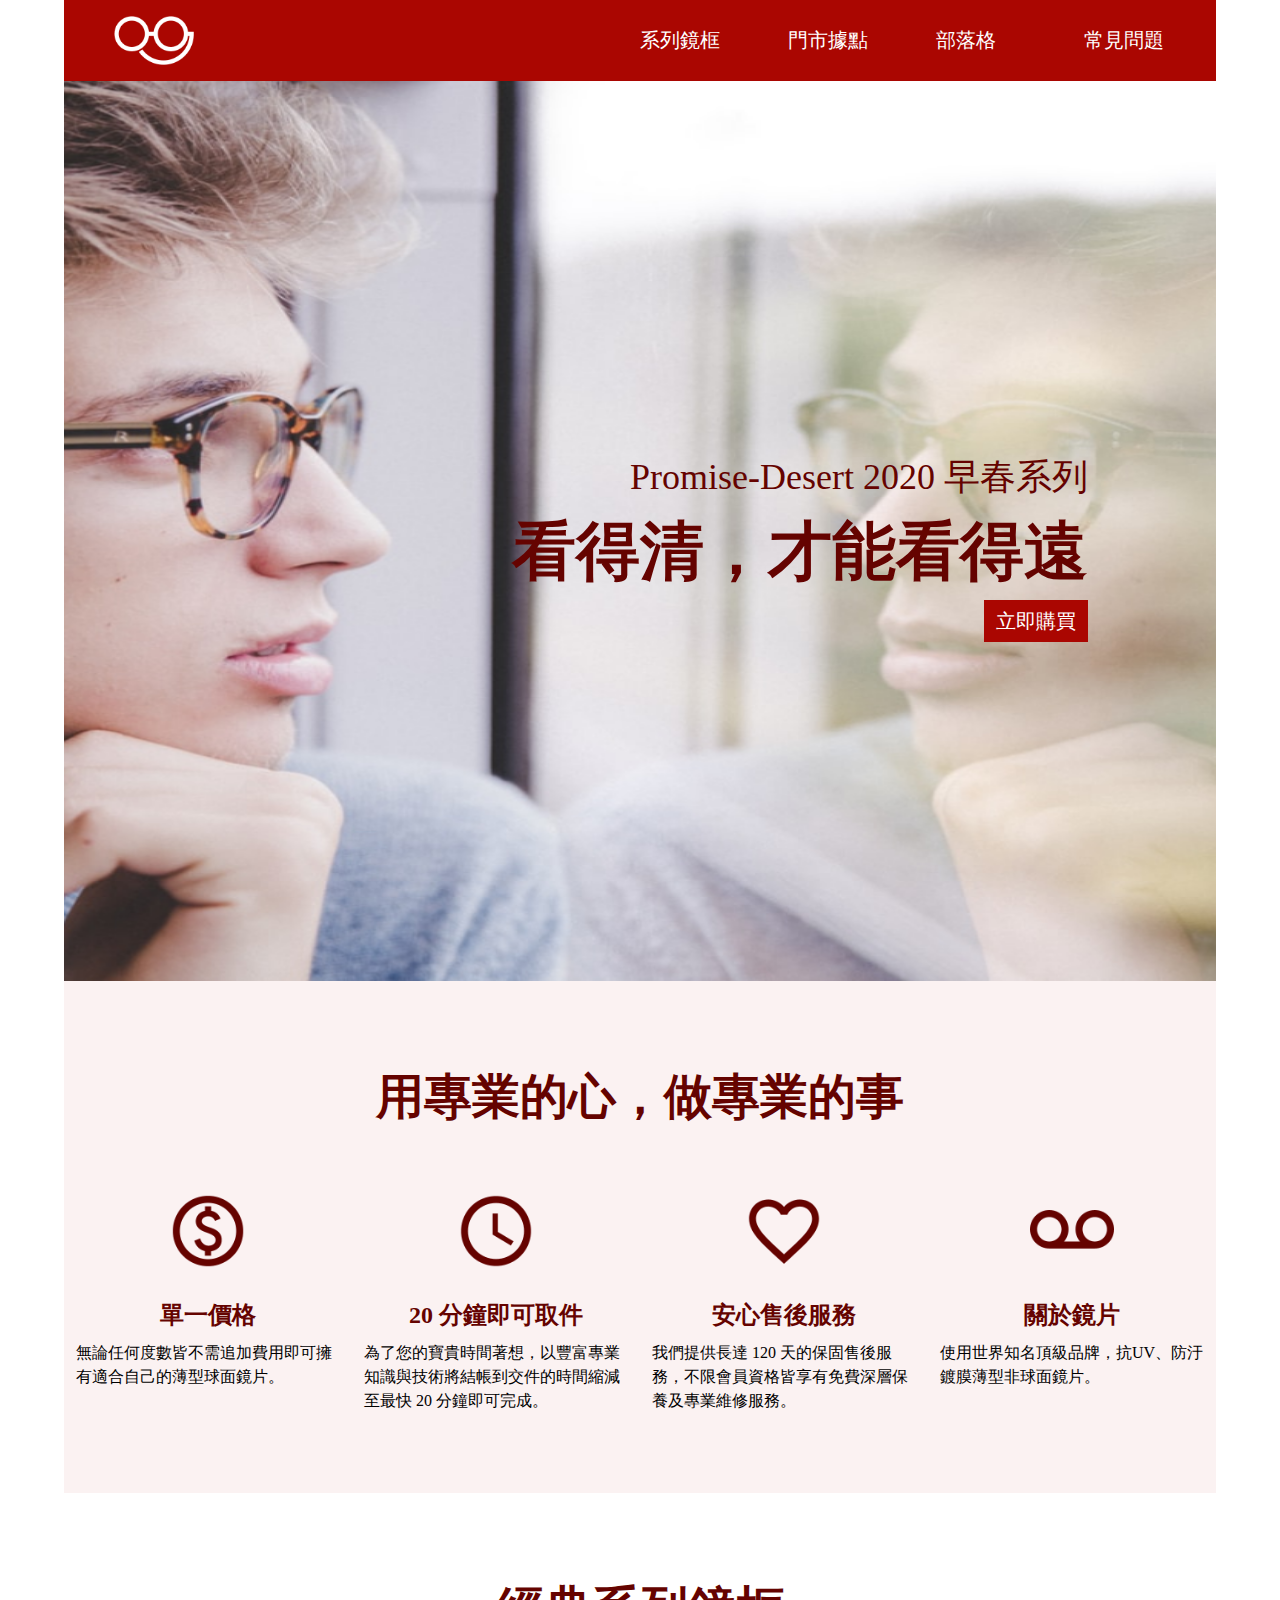
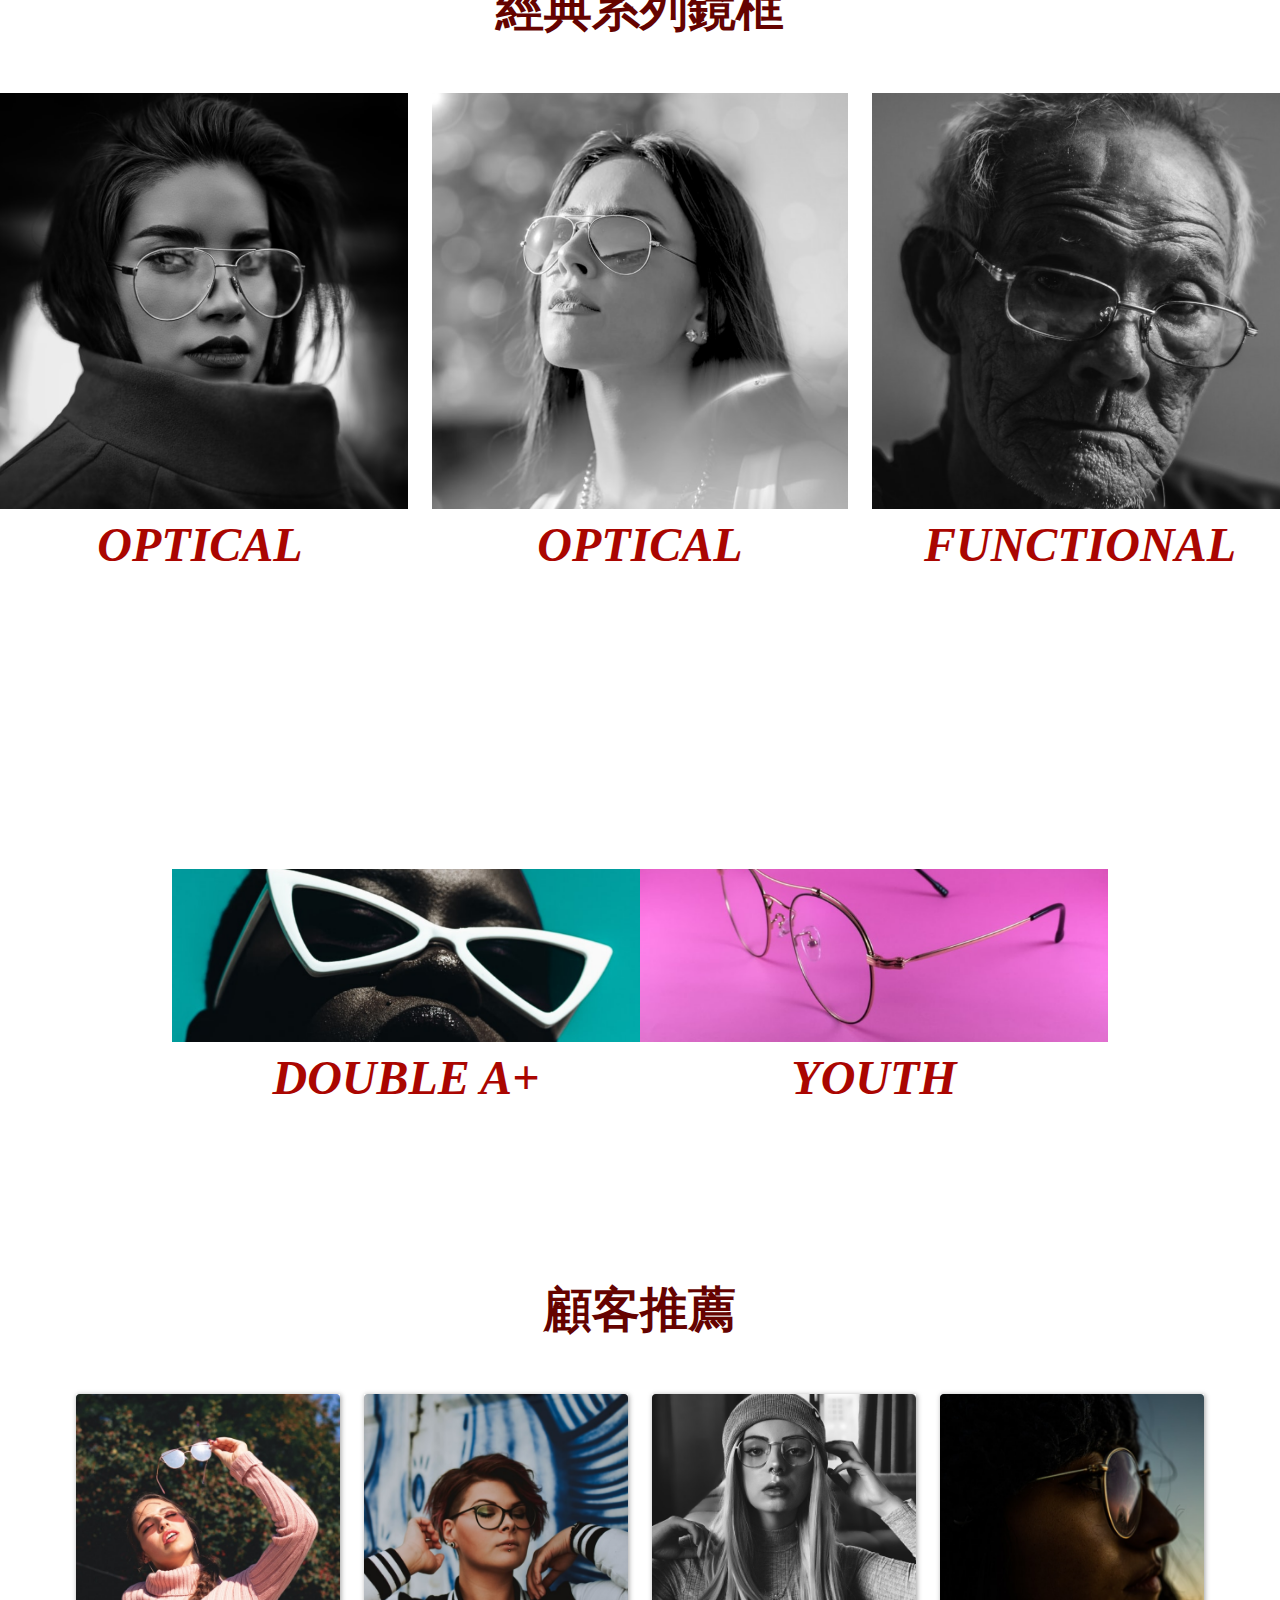
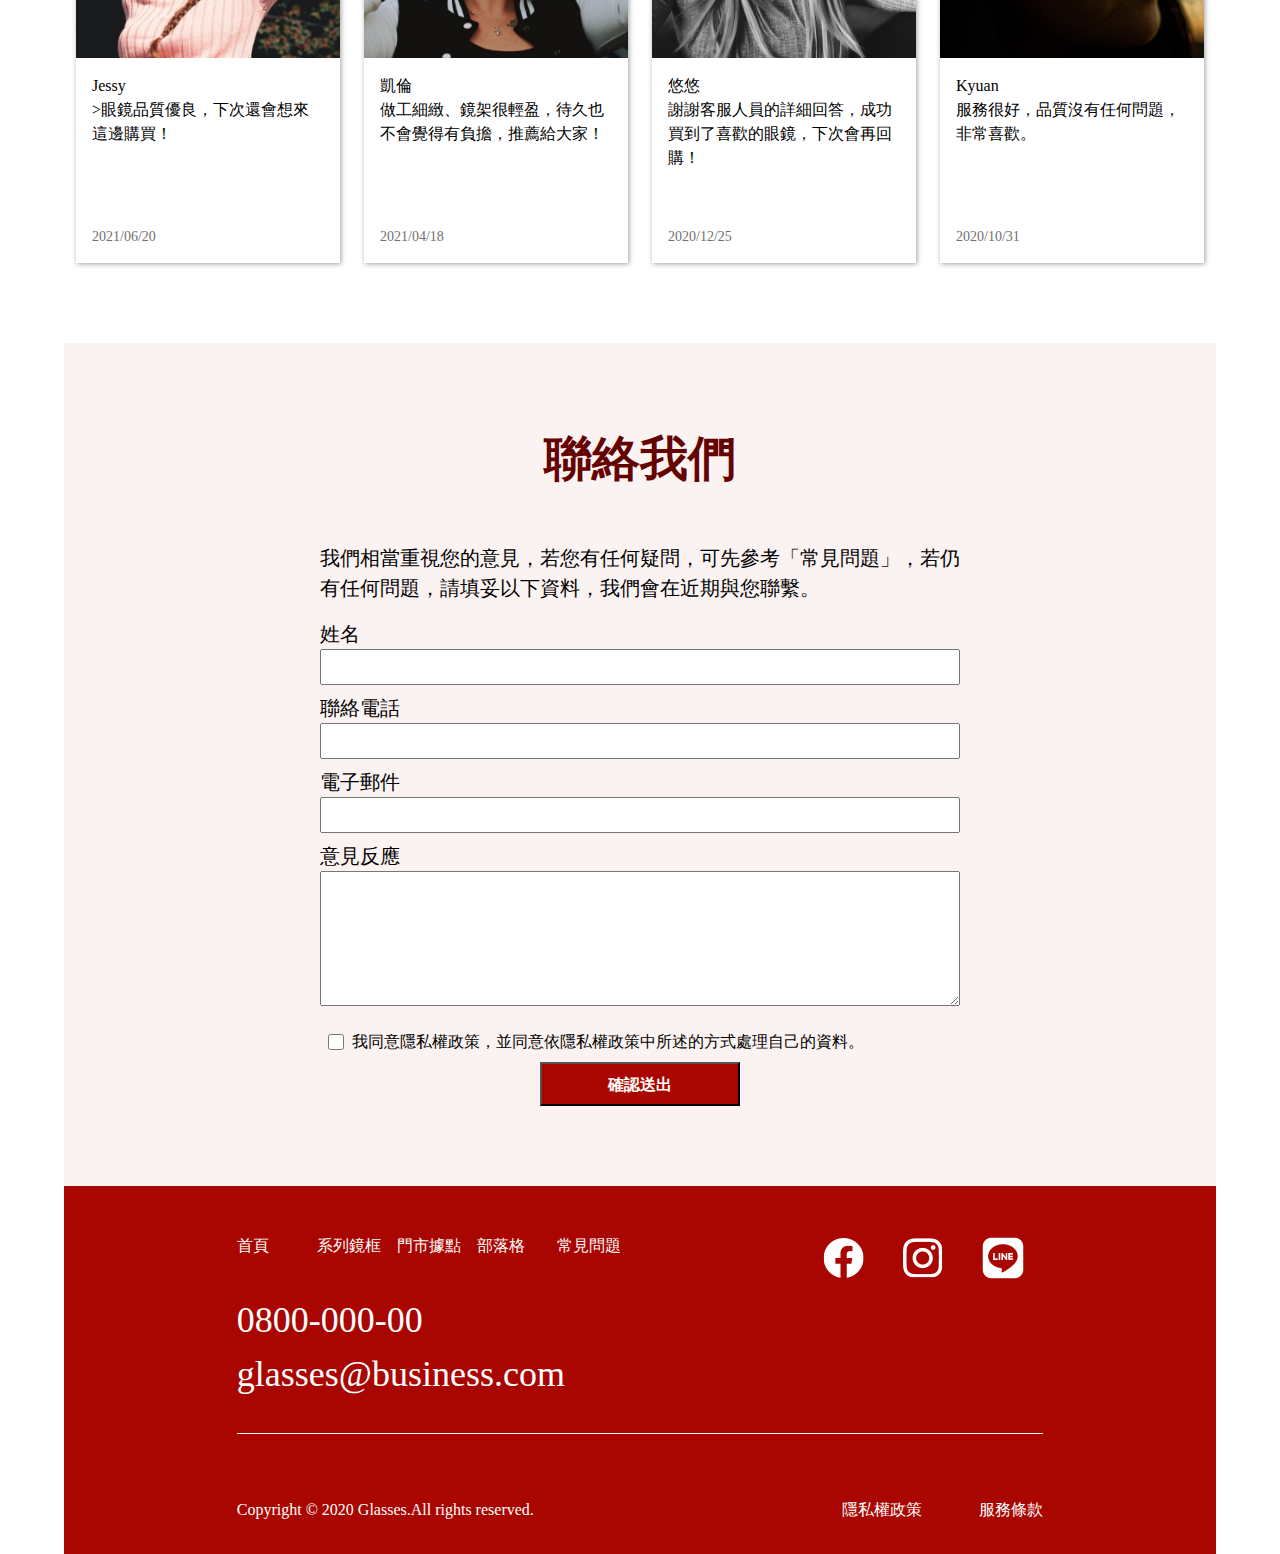
<file: index.html>
</html>
<!DOCTYPE html>
<html lang="en">

<head>
  <meta charset="UTF-8">
  <meta name="viewport" content="width=device-width, initial-scale=1.0">
  <meta http-equiv="X-UA-Compatible" content="ie=edge">
  <title>W4</title>
  <link rel="stylesheet" href="./assets/style/all.css">
</head>

<body>
  <header class="header">
    <div class="article">
      <img src="./assets/images/logo-white.png" alt="logo">
    <div class="text">
      <p>Promise-Desert 2020 早春系列</p>
      <h2>看得清，才能看得遠</h2>
      <div class="btn-buy">立即購買</div>
    </div>
    </div>
    
    
    <ul>
      <li><a href="#系列鏡框">系列鏡框</a></li>
      <li><a href="#門市據點">門市據點</a> </li>
      <li><a href="#部落格">部落格</a></li>
      <li><a href="#常見問題">常見問題</a></li>
    </ul>
  </header>

  
<header>
  <img src="./assets/images/home-header-sm.png" alt="">
</header>

<body>
  <article class="advantage">
    <h2>用專業的心，做專業的事</h2>
    <ul>
      <li>
        <img src="./assets/images/home-section2-1.png" alt="prid">
        <h3>單一價格</h3>
        <p>無論任何度數皆不需追加費用即可擁有適合自己的薄型球面鏡片。</p>
      </li>
      <li>
        <img src="./assets/images/home-section2-2.png" alt="time">
        <h3>20 分鐘即可取件</h3>
        <p>為了您的寶貴時間著想，以豐富專業知識與技術將結帳到交件的時間縮減至最快 20 分鐘即可完成。</p>
      </li>
      <li>
        <img src="./assets/images/home-section2-3.png" alt="After-sale service">
        <h3>安心售後服務</h3>
        <p>我們提供長達 120 天的保固售後服務，不限會員資格皆享有免費深層保養及專業維修服務。</p>
      </li>
      <li>
        <img src="./assets/images/home-sectioin2-4.png" alt="about">
        <h3>關於鏡片</h3>
        <p>使用世界知名頂級品牌，抗UV、防汙鍍膜薄型非球面鏡片。</p>
      </li>
    </ul>
  </article>

  <article class="classical">
    <h2>經典系列鏡框</h2>
    <ul>
      <li>
        <img src="./assets/images/home-section3-1.png" alt="">
        <h2>OPTICAL</h2>
      </li>
      <li>
        <img src="./assets/images/home-section3-2.png" alt="">
        <h2>OPTICAL</h2>
      </li>
      <li>
        <img src="./assets/images/home-section3-3.png" alt="">
        <h2>FUNCTIONAL</h2>
      </li>
    </ul>
  </article>

  <article class="co-branding">
    <h2>聯名設計鏡框</h2>
    <ul>
      <li>
        <img src="./assets/images/home-section4-1.png" alt="">
        <h2>DOUBLE A+</h2>
      </li>
      <li>
        <img src="./assets/images/home-section4-2.png" alt="">
        <h2>YOUTH</h2>
      </li>
    </ul>
  </article>

  <article class="recommendation">
    <h2>顧客推薦</h2>
    <ul>
      <li>
        <img src="./assets/images/home-section5-1.png" alt="5-1">
        <section>
          <p>Jessy <br>
            >眼鏡品質優良，下次還會想來這邊購買！</p>
        <p class="date">2021/06/20</p>
        </section>
      </li>

      <li>
        <img src="./assets/images/home-section5-2.png" alt="5-2">
        <section>
          <p>凱倫<br>
            <span>做工細緻、鏡架很輕盈，待久也不會覺得有負擔，推薦給大家！</span>
          </p>
          <p class="date">2021/04/18</p>
        </section>
      </li>

      <li>
        <img src="./assets/images/home-section5-3.png" alt="5-3">
        <section>
          <p>悠悠 <br>
            <span>謝謝客服人員的詳細回答，成功買到了喜歡的眼鏡，下次會再回購！</span>
            </p>
          <p class="date">2020/12/25</p>
        </section>
      </li>

      <li>
        <img src="./assets/images/home-section5-4.png" alt="5-4">
        <section>
          <p>Kyuan <br>
            <span>服務很好，品質沒有任何問題，非常喜歡。</span>
          </p>
          <p class="date">2020/10/31</p>
        </section>
      </li>
    </ul>

  </article>

  <article class="bg-pink">
    <form action="" class="bg-1">
      <h2>聯絡我們</h2>
      <p class="text">我們相當重視您的意見，若您有任何疑問，可先參考「常見問題」，若仍有任何問題，請填妥以下資料，我們會在近期與您聯繫。</p>
      <p><label for="name">姓名</label>  <br><input type="text" name="name" id="name"></p>
      <p><label for="tel">聯絡電話</label><br><input type="tel" name="tel" id="tel"></p>
      <p><label for="mail">電子郵件</label><br><input type="mail" name="mail" id="mail"></p>
      <p><label for="poem">意見反應</label><br><textarea name="poem" id="poem"></textarea></p>
      <p class="agree"><input type="checkbox" name="agree" id="agree">我同意隱私權政策，並同意依隱私權政策中所述的方式處理自己的資料。</p>

      <input type="submit" value="確認送出" class="btn">
      
    </form>
  </article>
 

</body>

</article>

  <footer class="footer">
    <article class="main">
      <section class="left">
        <ul>
          <li><a href="#首頁">首頁</a> </li>
          <li><a href="#系列鏡框">系列鏡框</a></li>
          <li><a href="#門市據點">門市據點</a></li>
          <li><a href="#部落格">部落格</a></li>
          <li><a href="#常見問題">常見問題</a></li>
        </ul>
        <a href="tel:+88680000000">0800-000-00</a>
        <a href="mailto:glasses@business.com">glasses@business.com</a>
      </section>
      
      <section class="right">
        <ul>
          <li><a href="#facebook"><img src="./assets/images/ic-social-fb.png" alt=""></a></li>
          <li><a href="#ig"><img src="./assets/images/ic_social_ig.png" alt=""></a></li>
          <li><a href="#line"><img src="./assets/images/ic_social_line.png" alt=""></a></li>
        </ul>
      </section>
    </article>

    <article class="bottom">
      <p>Copyright © 2020 Glasses.All rights reserved.</p>
      <section>
        <p>隱私權政策</p>
      <p>服務條款</p>
      </section>
    </article>

  </footer>
    <script src="./assets/js/vendors.js"></script>
    <script src="./assets/js/all.js"></script>
</body>

</html>
</file>
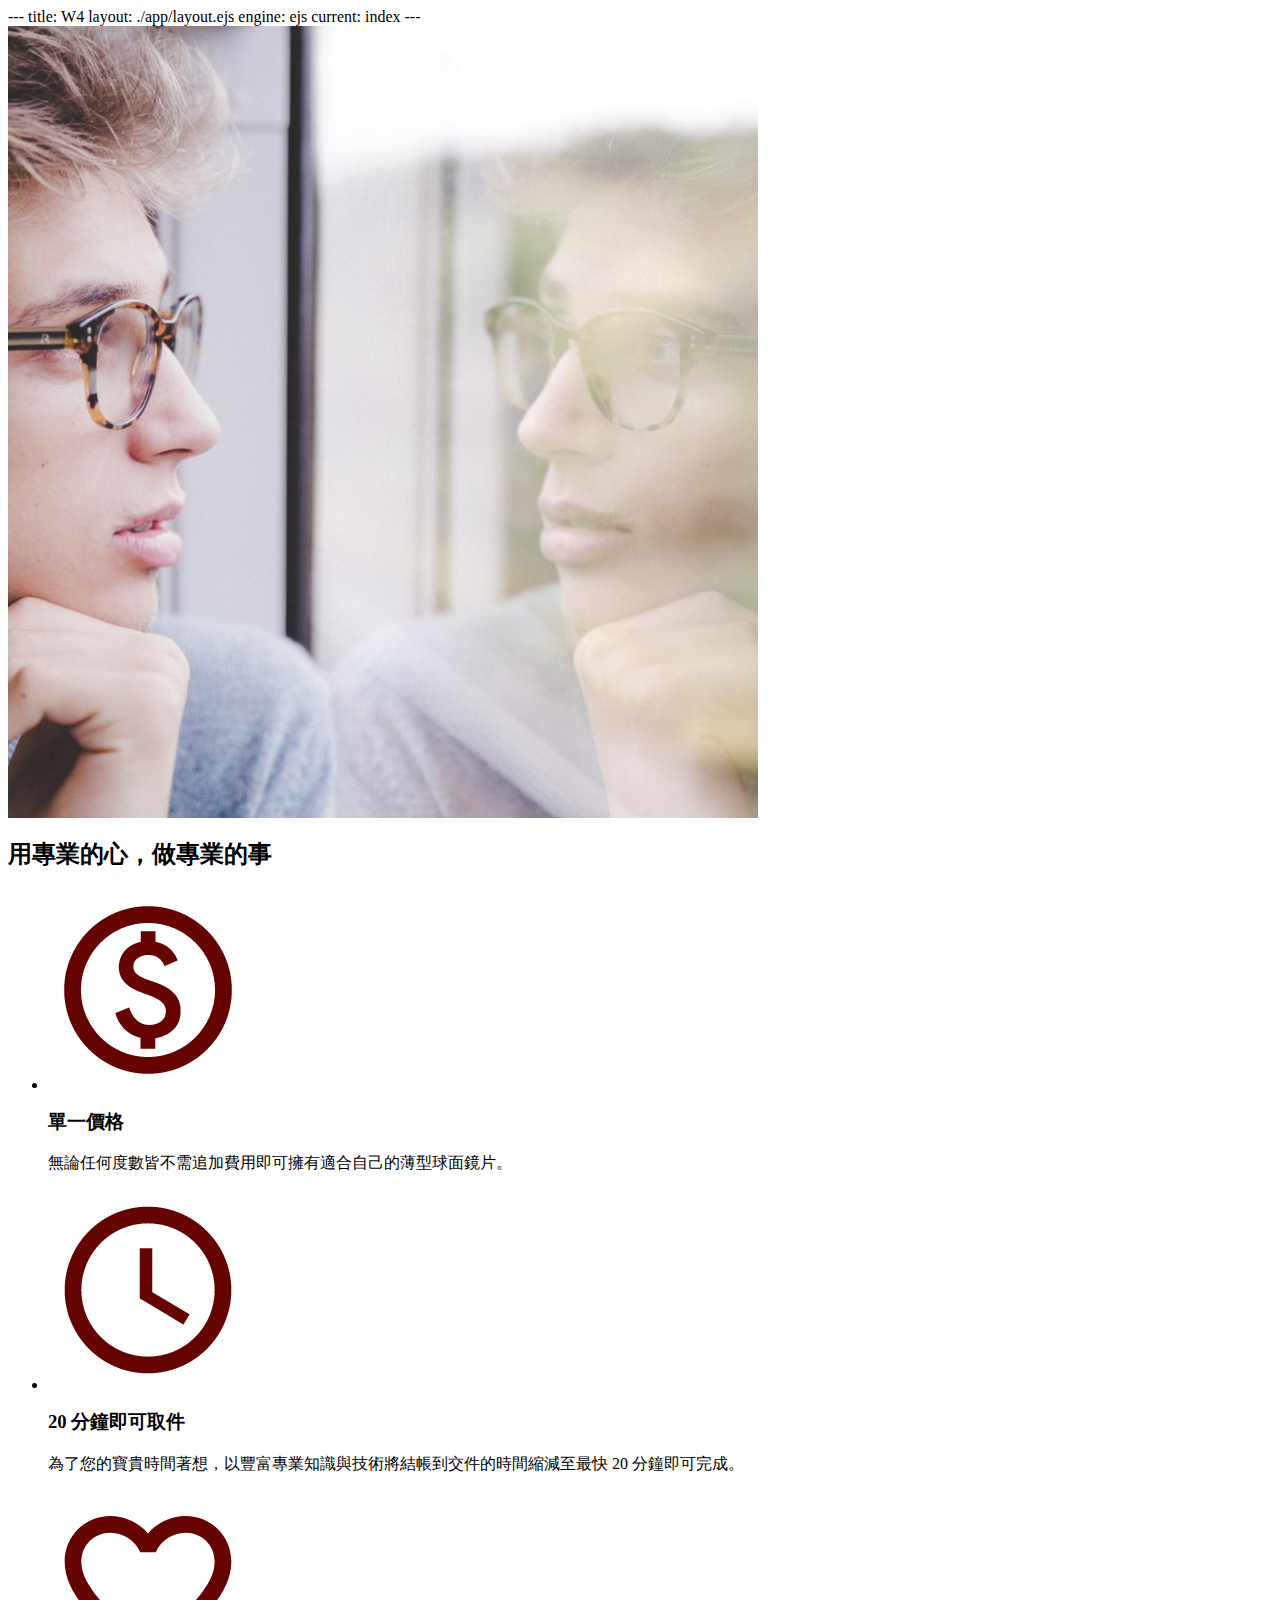
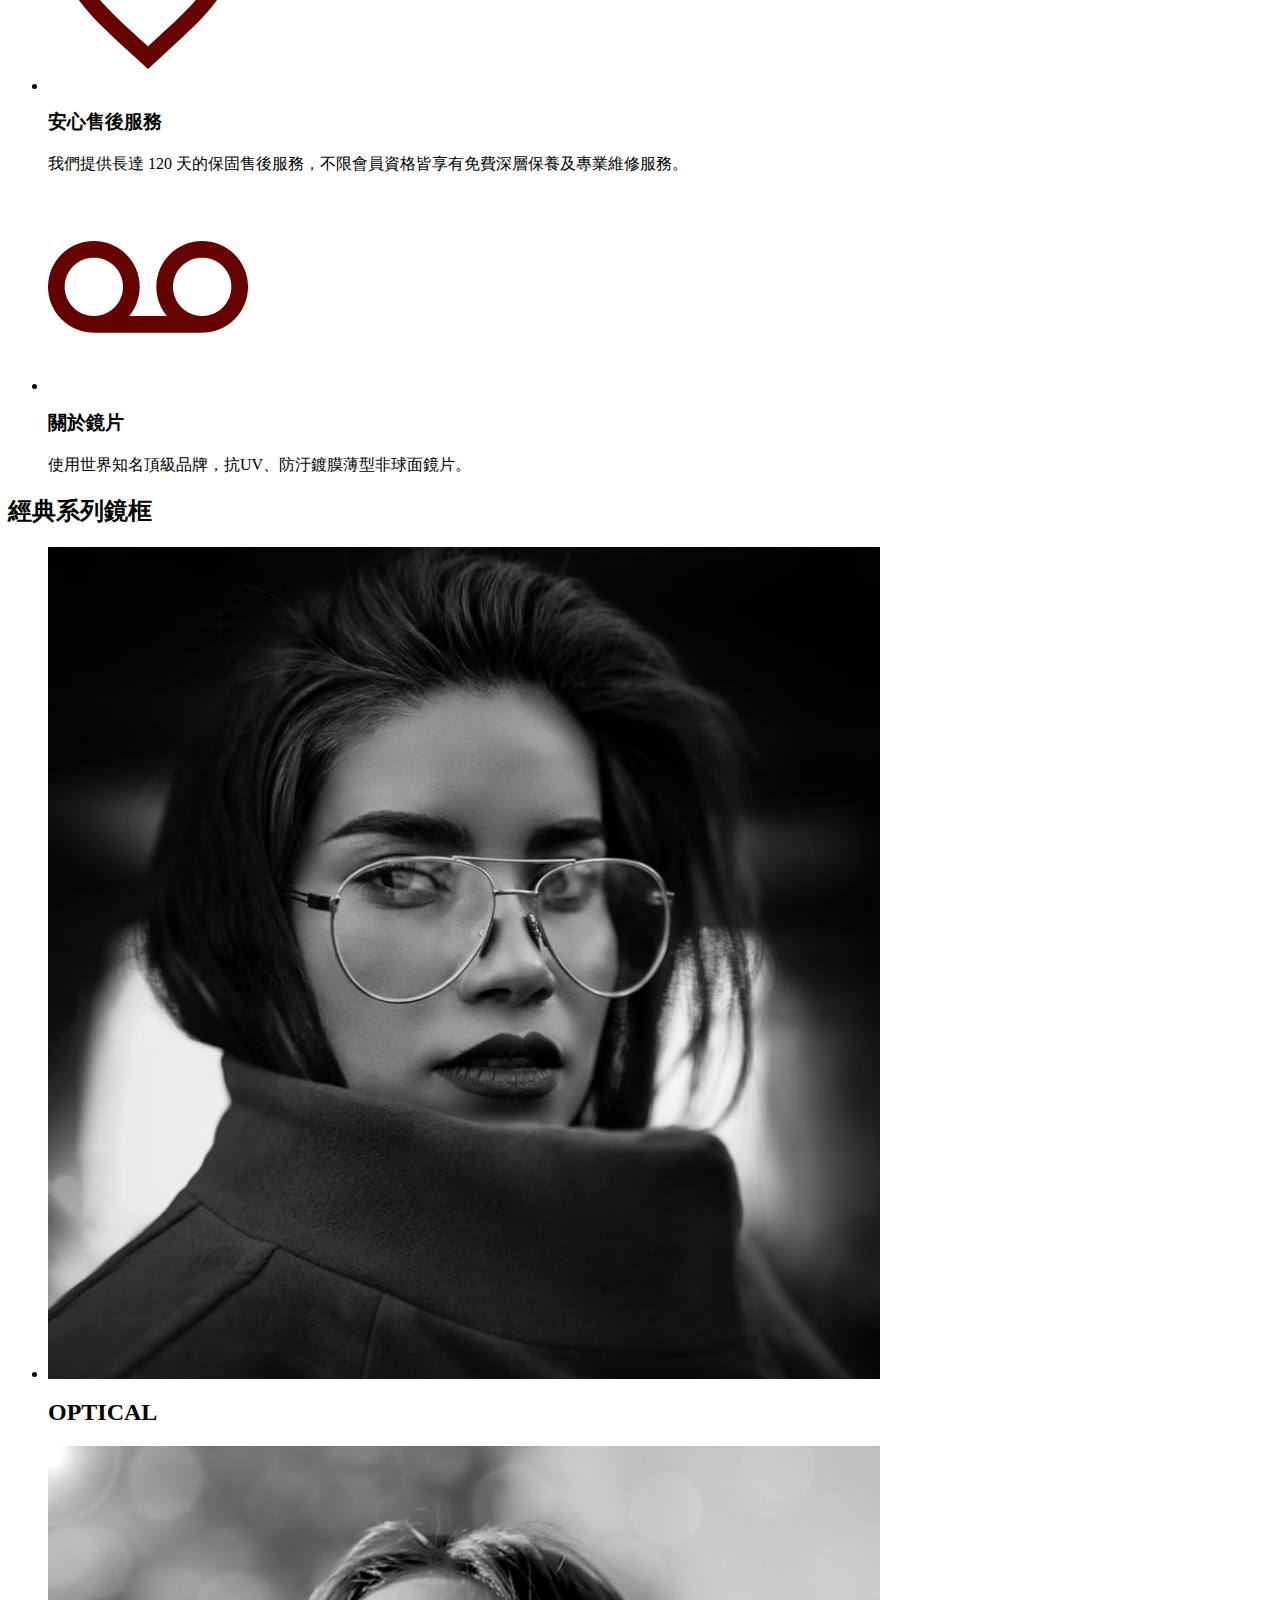
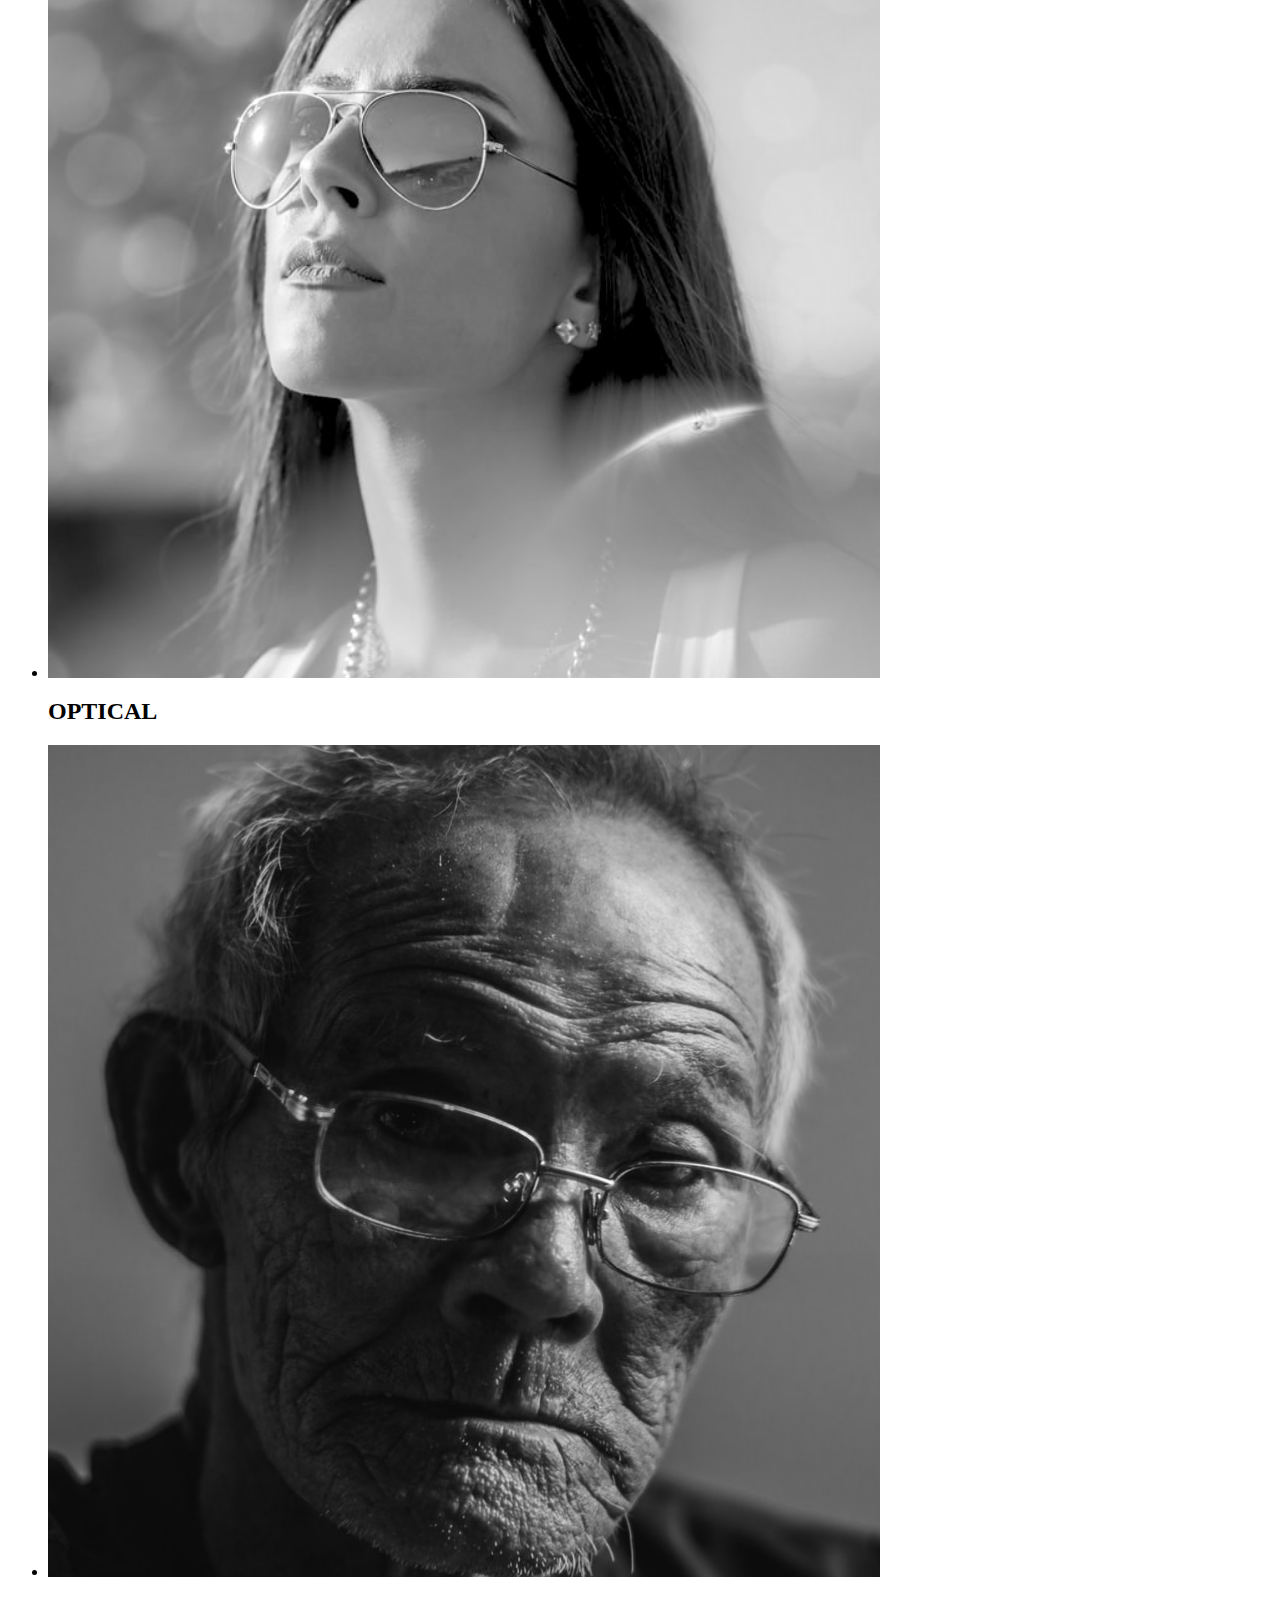
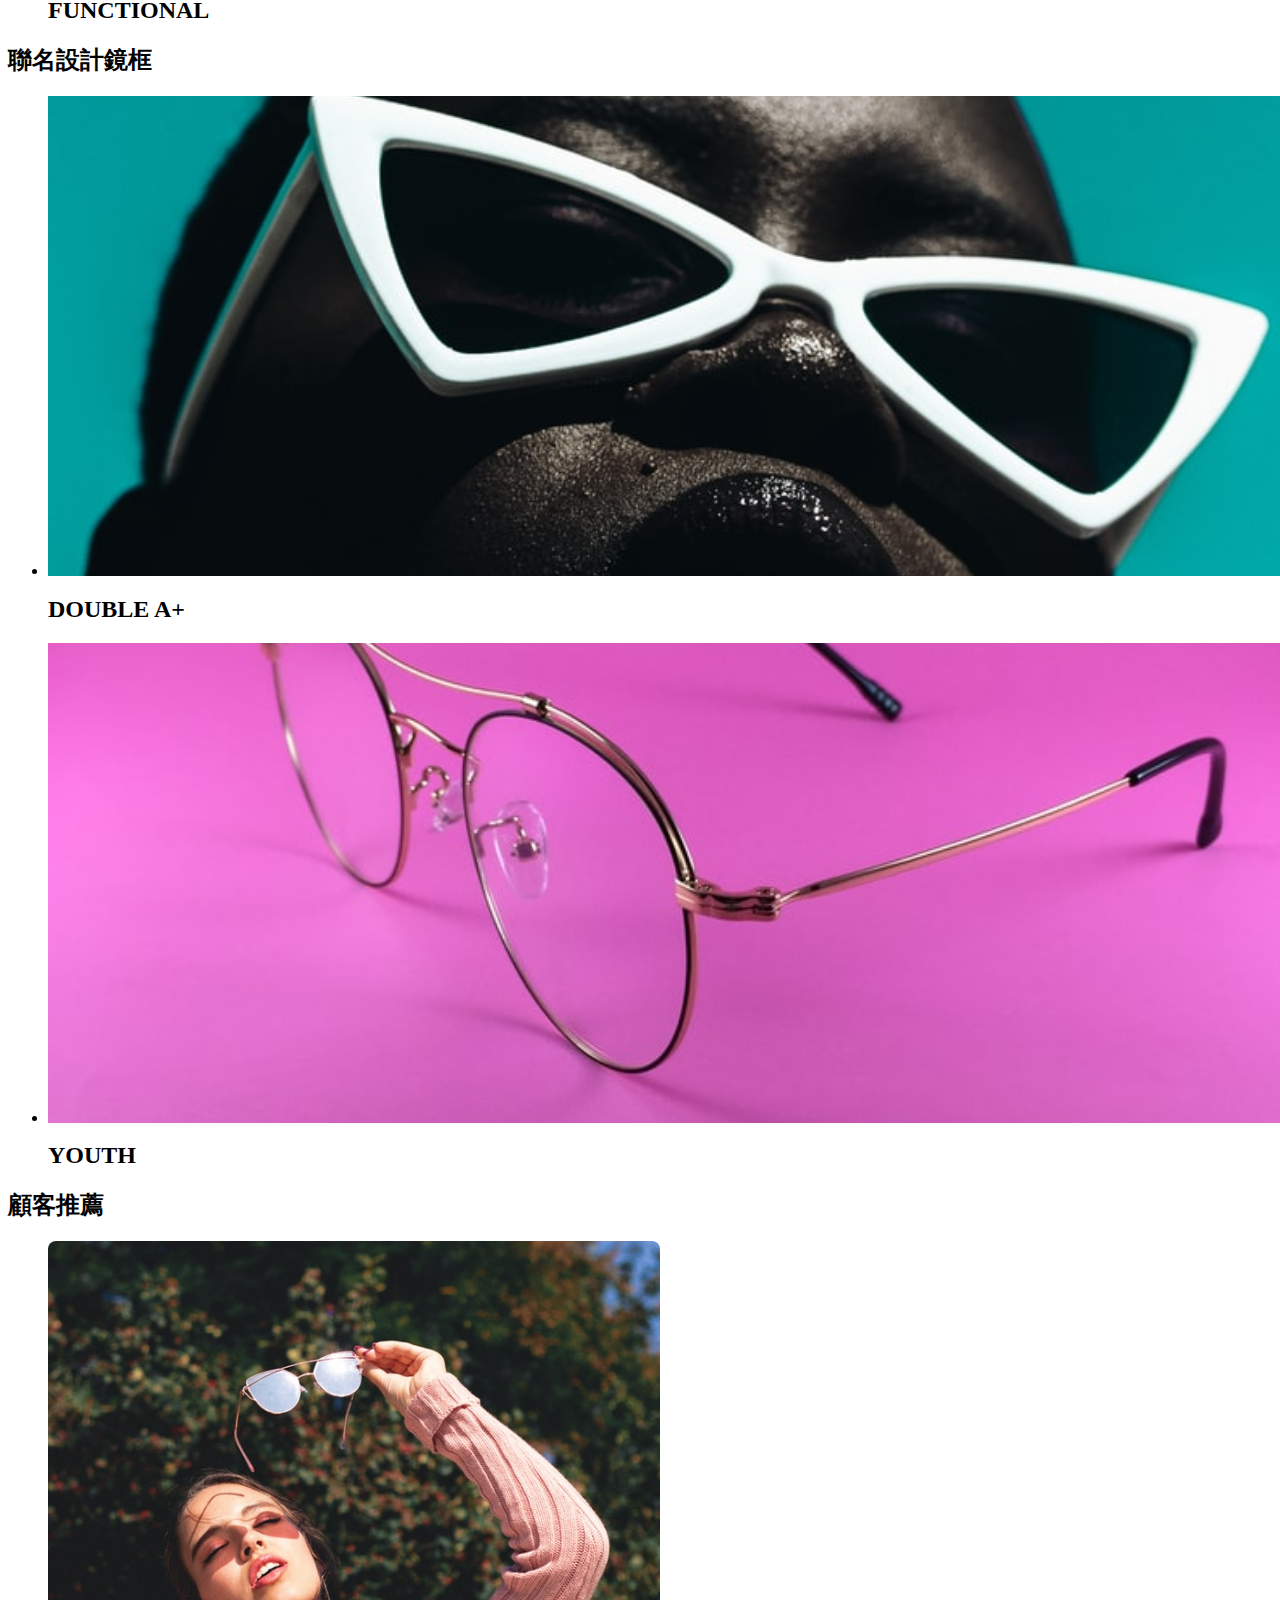
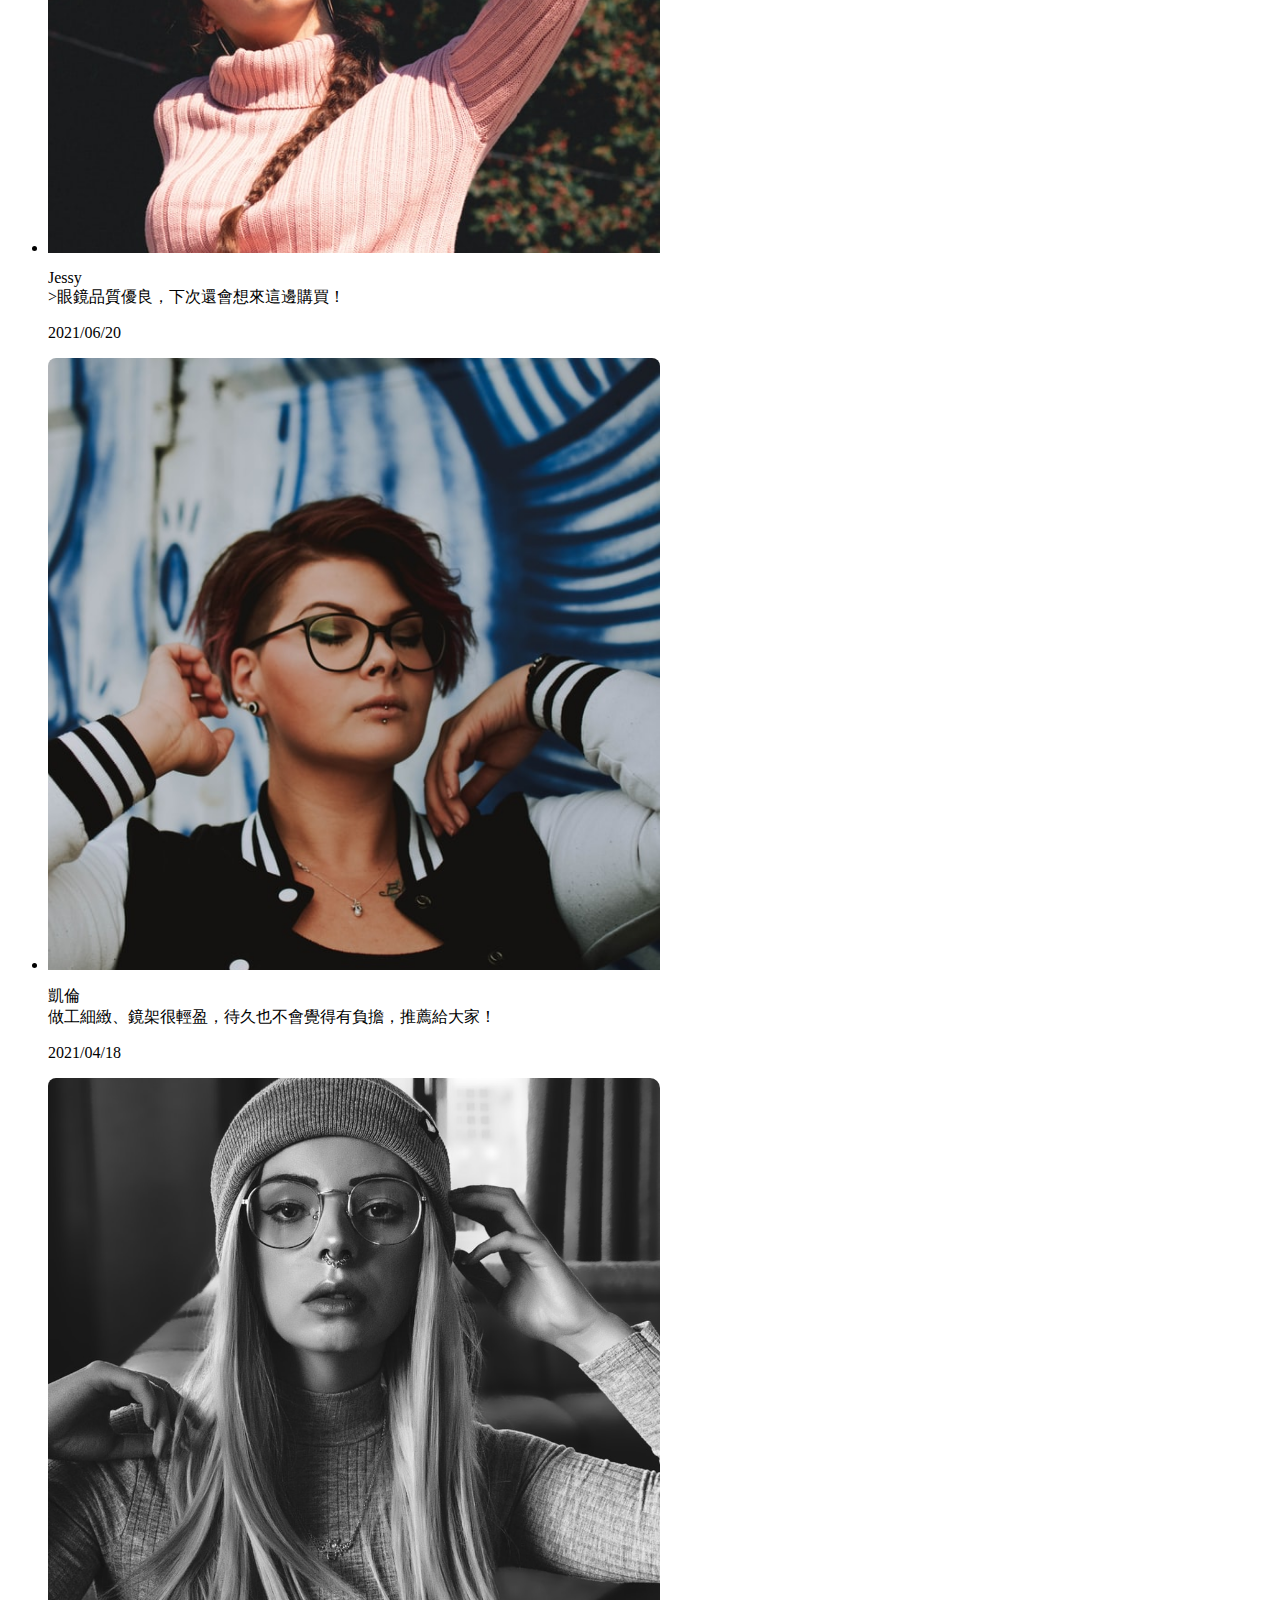
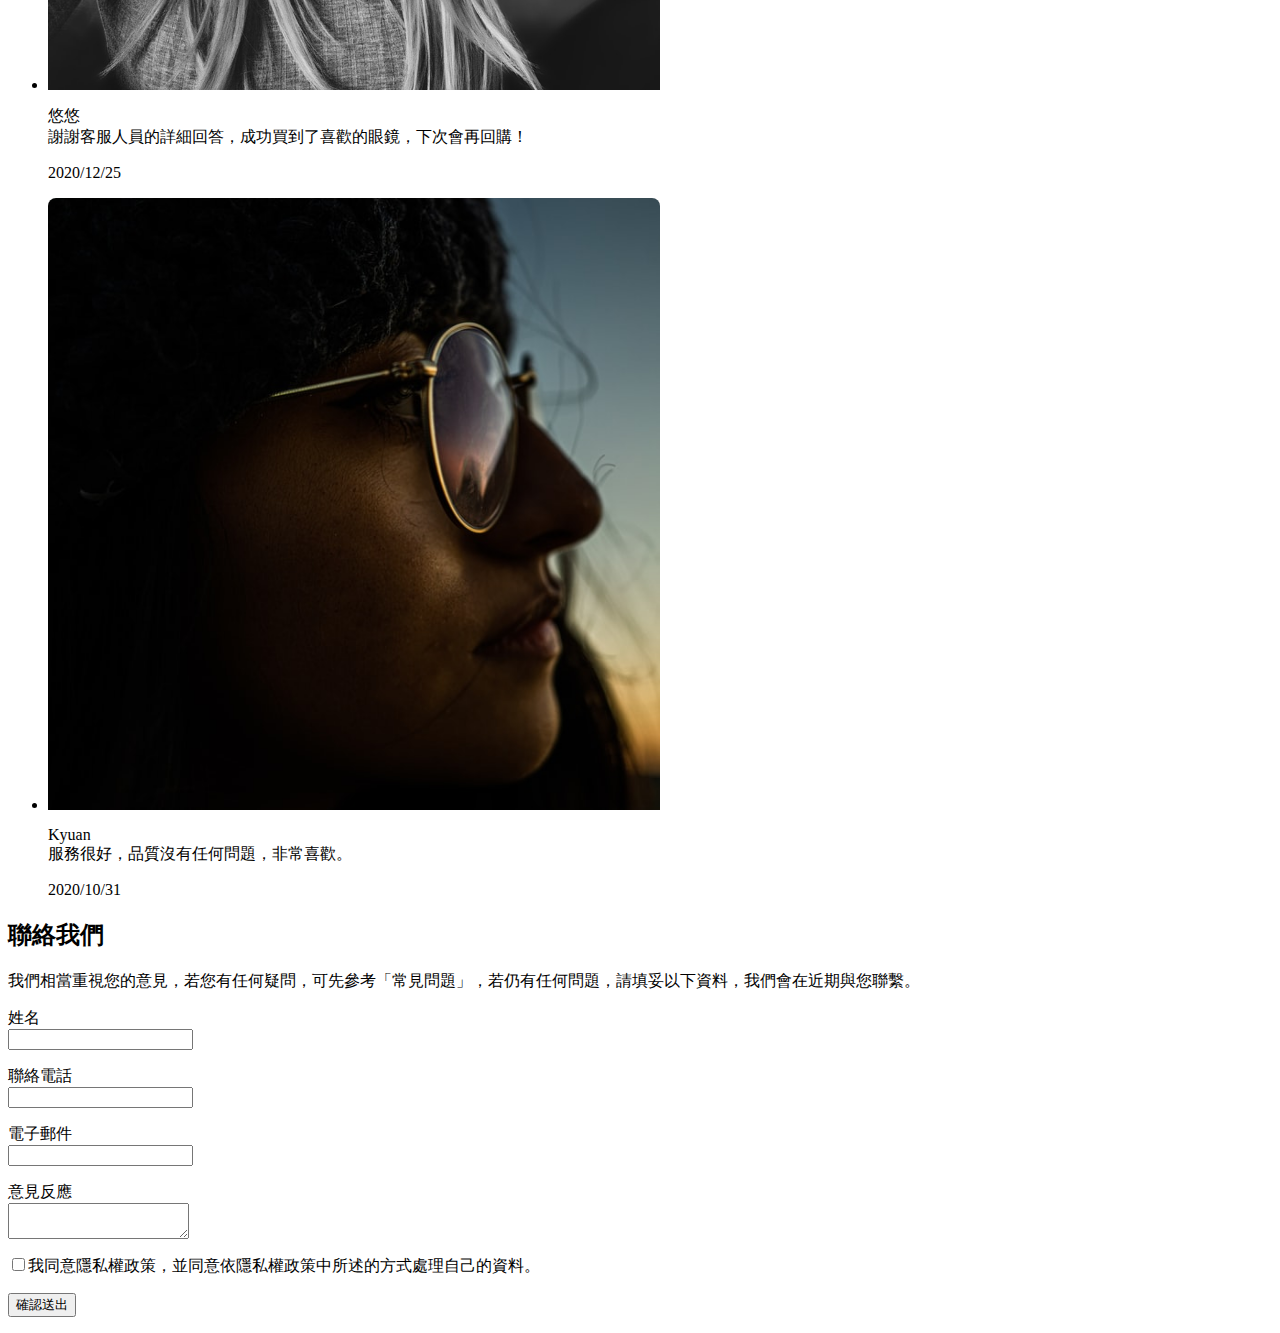
<file: app/index.html>
---
title: W4
layout: ./app/layout.ejs
engine: ejs
current: index
---

<header>
  <img src="./assets/images/home-header-sm.png" alt="">
</header>

<body>
  <article class="advantage">
    <h2>用專業的心，做專業的事</h2>
    <ul>
      <li>
        <img src="./assets/images/home-section2-1.png" alt="prid">
        <h3>單一價格</h3>
        <p>無論任何度數皆不需追加費用即可擁有適合自己的薄型球面鏡片。</p>
      </li>
      <li>
        <img src="./assets/images/home-section2-2.png" alt="time">
        <h3>20 分鐘即可取件</h3>
        <p>為了您的寶貴時間著想，以豐富專業知識與技術將結帳到交件的時間縮減至最快 20 分鐘即可完成。</p>
      </li>
      <li>
        <img src="./assets/images/home-section2-3.png" alt="After-sale service">
        <h3>安心售後服務</h3>
        <p>我們提供長達 120 天的保固售後服務，不限會員資格皆享有免費深層保養及專業維修服務。</p>
      </li>
      <li>
        <img src="./assets/images/home-sectioin2-4.png" alt="about">
        <h3>關於鏡片</h3>
        <p>使用世界知名頂級品牌，抗UV、防汙鍍膜薄型非球面鏡片。</p>
      </li>
    </ul>
  </article>

  <article class="classical">
    <h2>經典系列鏡框</h2>
    <ul>
      <li>
        <img src="./assets/images/home-section3-1.png" alt="">
        <h2>OPTICAL</h2>
      </li>
      <li>
        <img src="./assets/images/home-section3-2.png" alt="">
        <h2>OPTICAL</h2>
      </li>
      <li>
        <img src="./assets/images/home-section3-3.png" alt="">
        <h2>FUNCTIONAL</h2>
      </li>
    </ul>
  </article>

  <article class="co-branding">
    <h2>聯名設計鏡框</h2>
    <ul>
      <li>
        <img src="./assets/images/home-section4-1.png" alt="">
        <h2>DOUBLE A+</h2>
      </li>
      <li>
        <img src="./assets/images/home-section4-2.png" alt="">
        <h2>YOUTH</h2>
      </li>
    </ul>
  </article>

  <article class="recommendation">
    <h2>顧客推薦</h2>
    <ul>
      <li>
        <img src="./assets/images/home-section5-1.png" alt="5-1">
        <section>
          <p>Jessy <br>
            >眼鏡品質優良，下次還會想來這邊購買！</p>
        <p class="date">2021/06/20</p>
        </section>
      </li>

      <li>
        <img src="./assets/images/home-section5-2.png" alt="5-2">
        <section>
          <p>凱倫<br>
            <span>做工細緻、鏡架很輕盈，待久也不會覺得有負擔，推薦給大家！</span>
          </p>
          <p class="date">2021/04/18</p>
        </section>
      </li>

      <li>
        <img src="./assets/images/home-section5-3.png" alt="5-3">
        <section>
          <p>悠悠 <br>
            <span>謝謝客服人員的詳細回答，成功買到了喜歡的眼鏡，下次會再回購！</span>
            </p>
          <p class="date">2020/12/25</p>
        </section>
      </li>

      <li>
        <img src="./assets/images/home-section5-4.png" alt="5-4">
        <section>
          <p>Kyuan <br>
            <span>服務很好，品質沒有任何問題，非常喜歡。</span>
          </p>
          <p class="date">2020/10/31</p>
        </section>
      </li>
    </ul>

  </article>

  <article class="bg-pink">
    <form action="" class="bg-1">
      <h2>聯絡我們</h2>
      <p class="text">我們相當重視您的意見，若您有任何疑問，可先參考「常見問題」，若仍有任何問題，請填妥以下資料，我們會在近期與您聯繫。</p>
      <p><label for="name">姓名</label>  <br><input type="text" name="name" id="name"></p>
      <p><label for="tel">聯絡電話</label><br><input type="tel" name="tel" id="tel"></p>
      <p><label for="mail">電子郵件</label><br><input type="mail" name="mail" id="mail"></p>
      <p><label for="poem">意見反應</label><br><textarea name="poem" id="poem"></textarea></p>
      <p class="agree"><input type="checkbox" name="agree" id="agree">我同意隱私權政策，並同意依隱私權政策中所述的方式處理自己的資料。</p>

      <input type="submit" value="確認送出" class="btn">
      
    </form>
  </article>
 

</body>

</article>
</file>
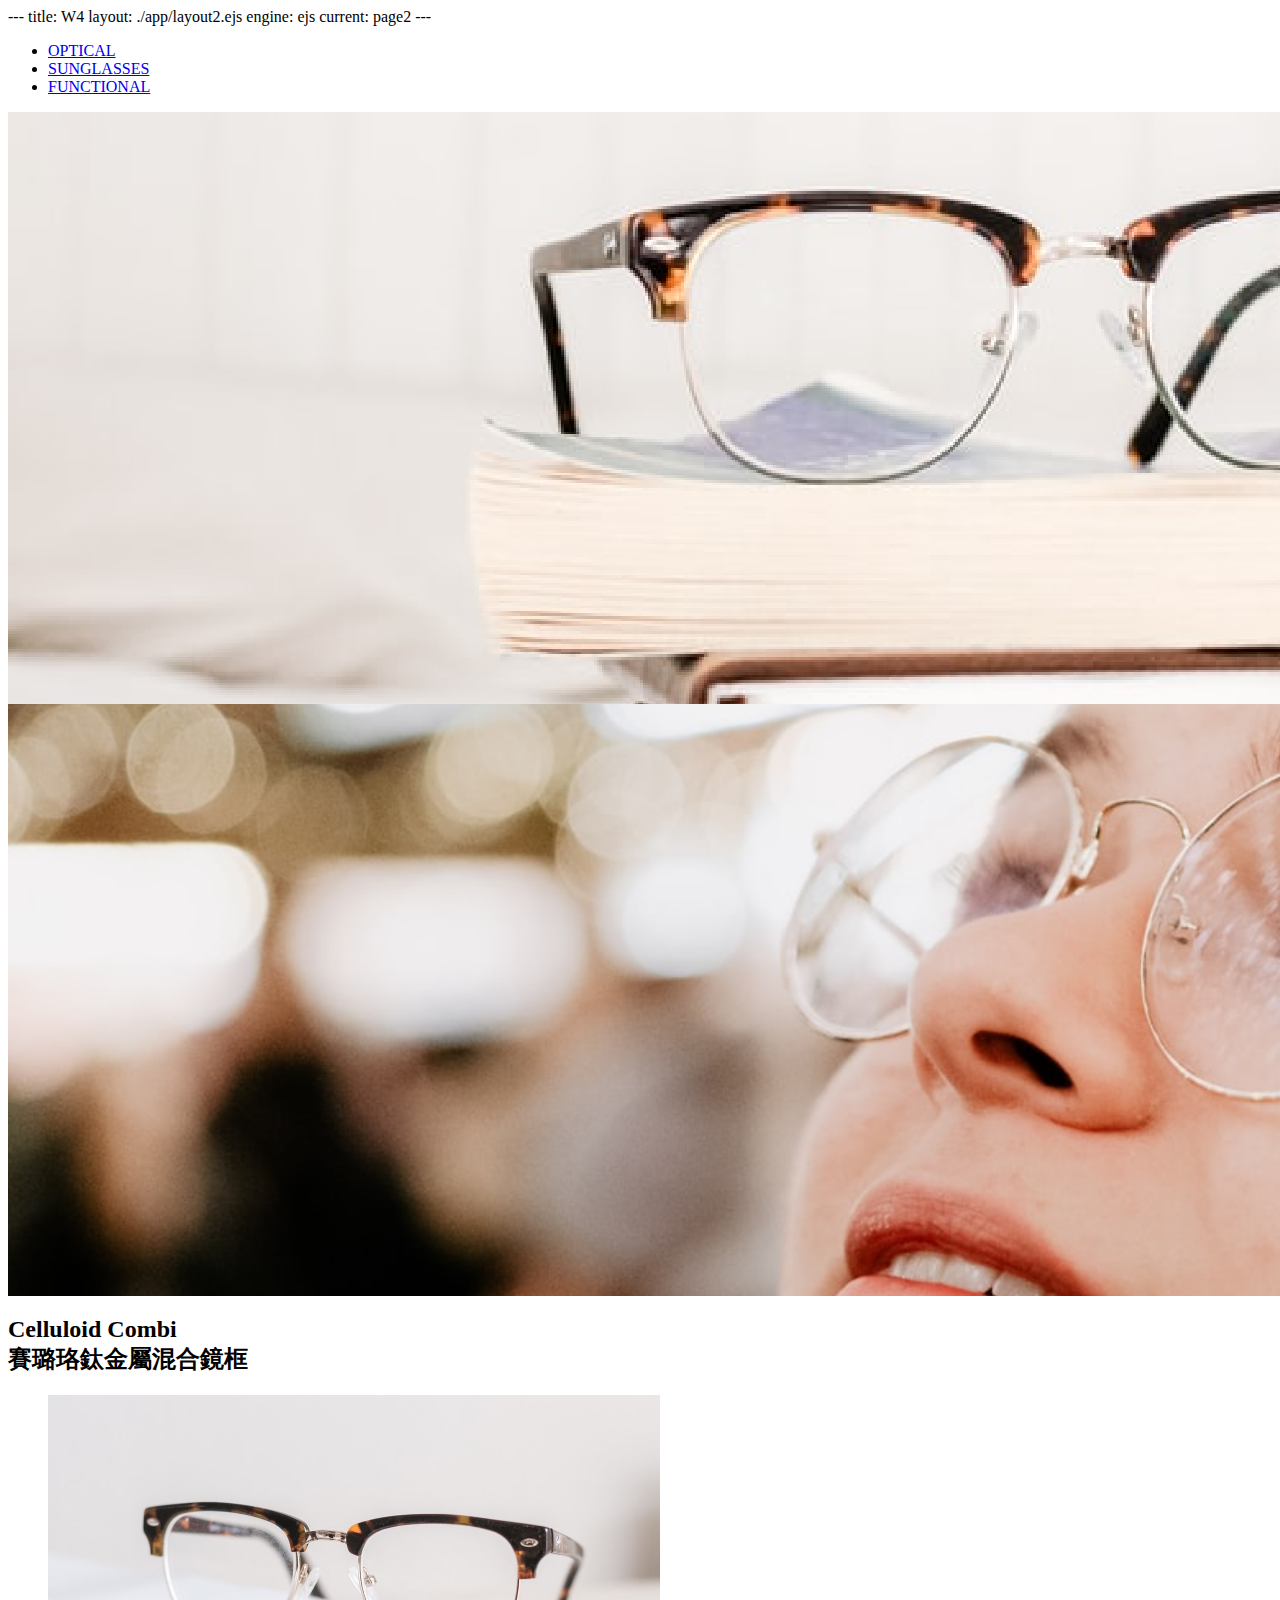
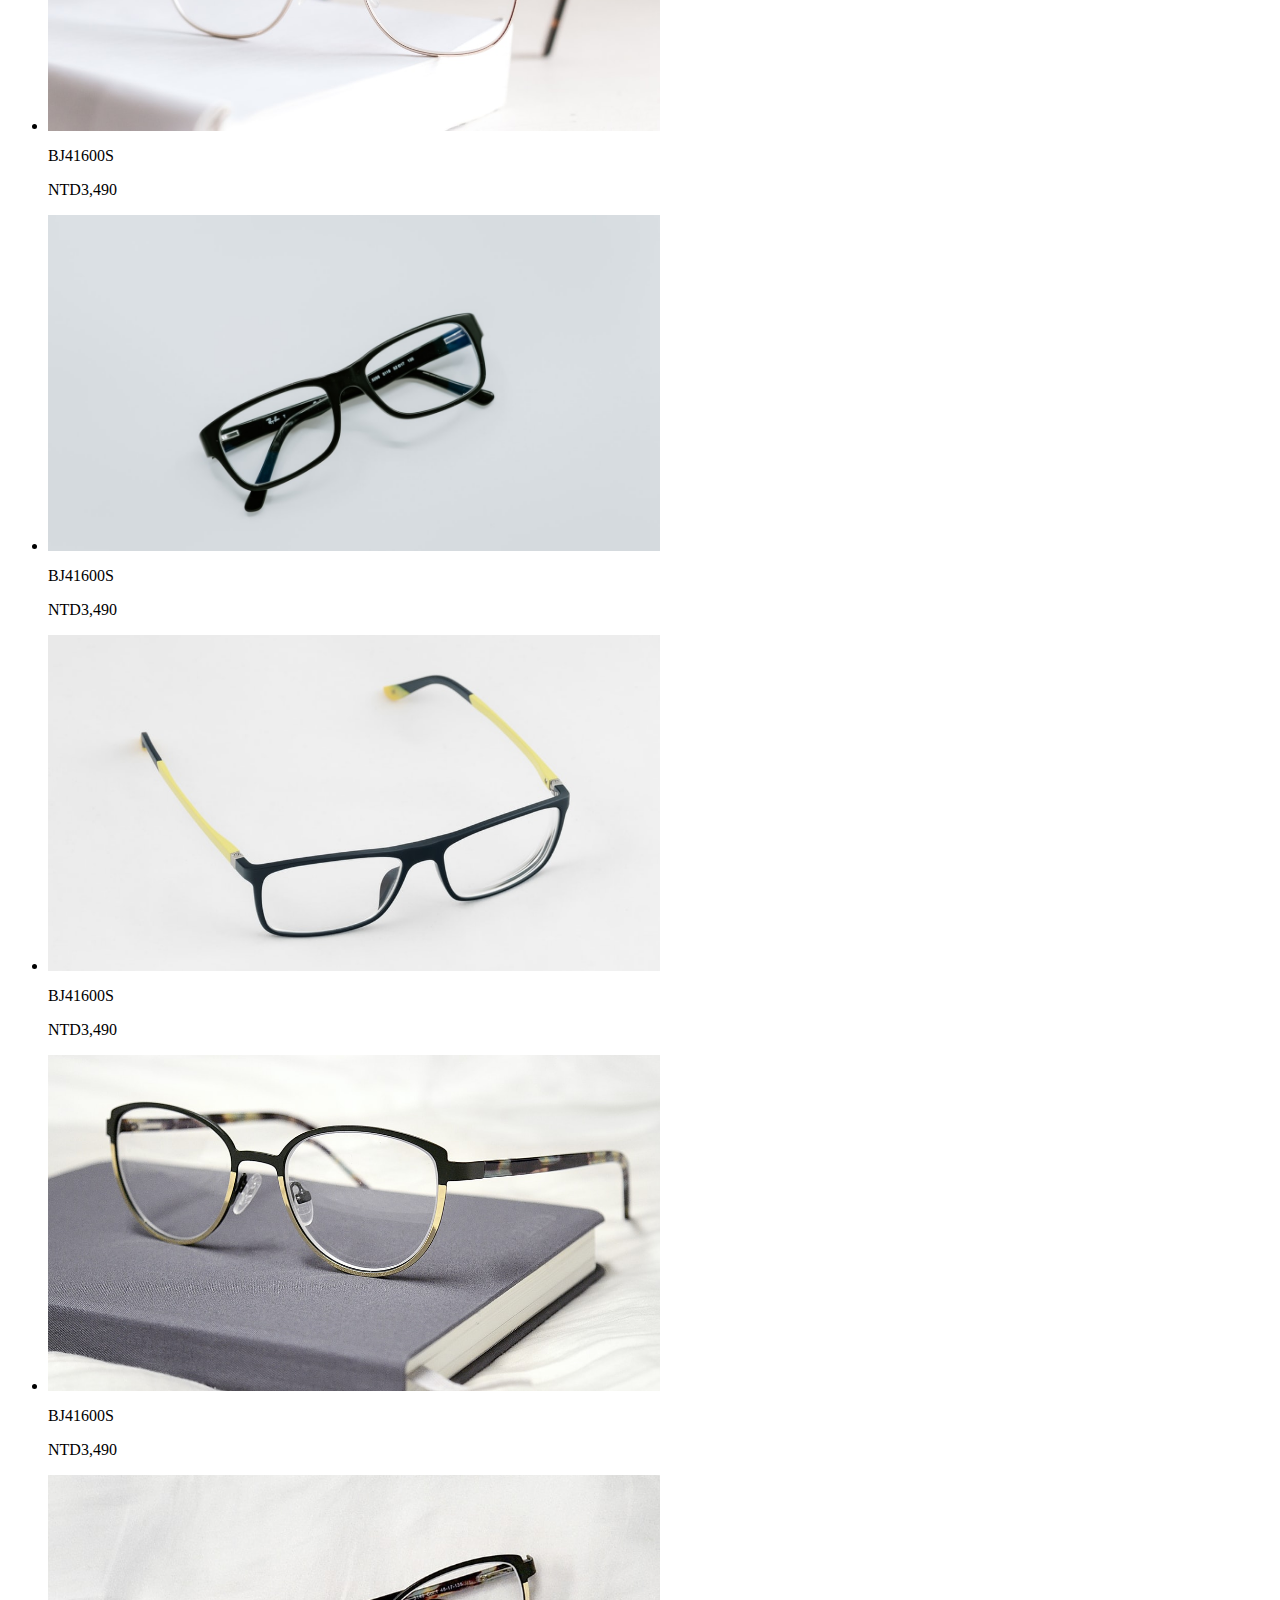
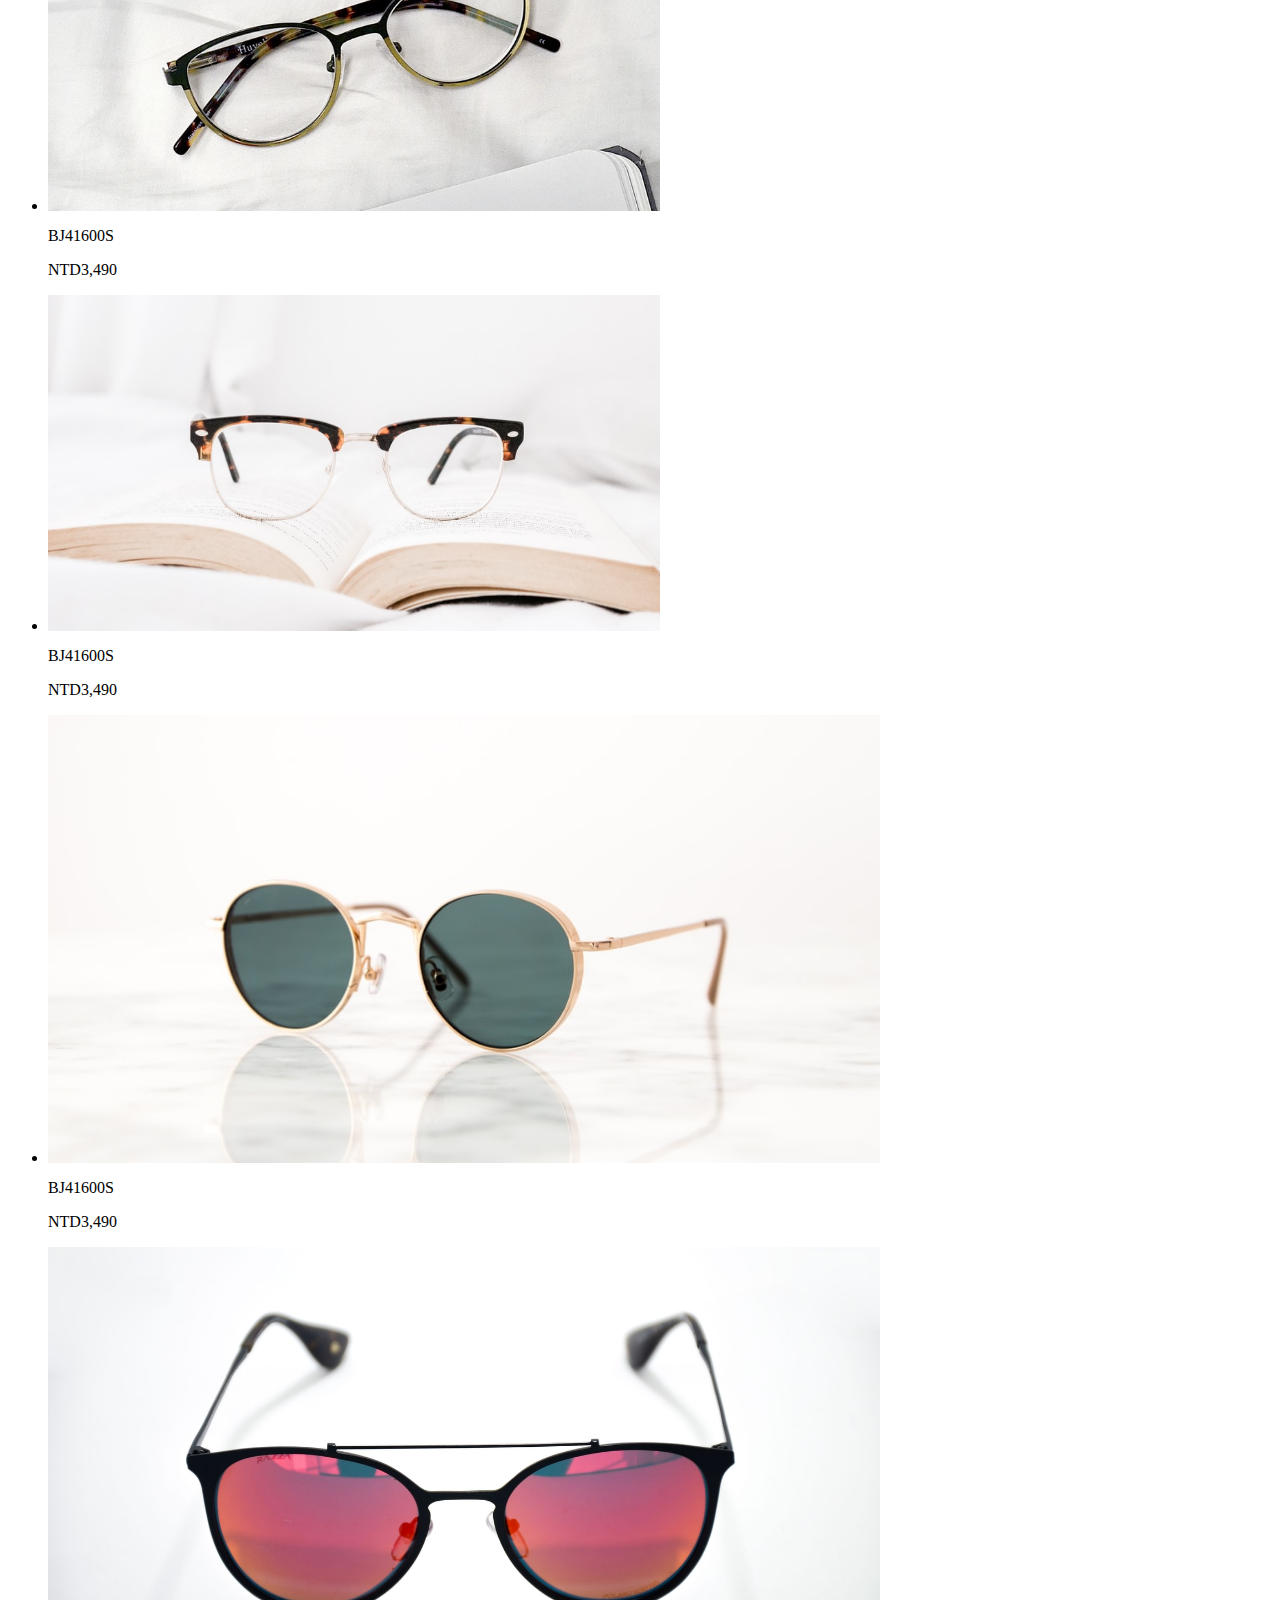
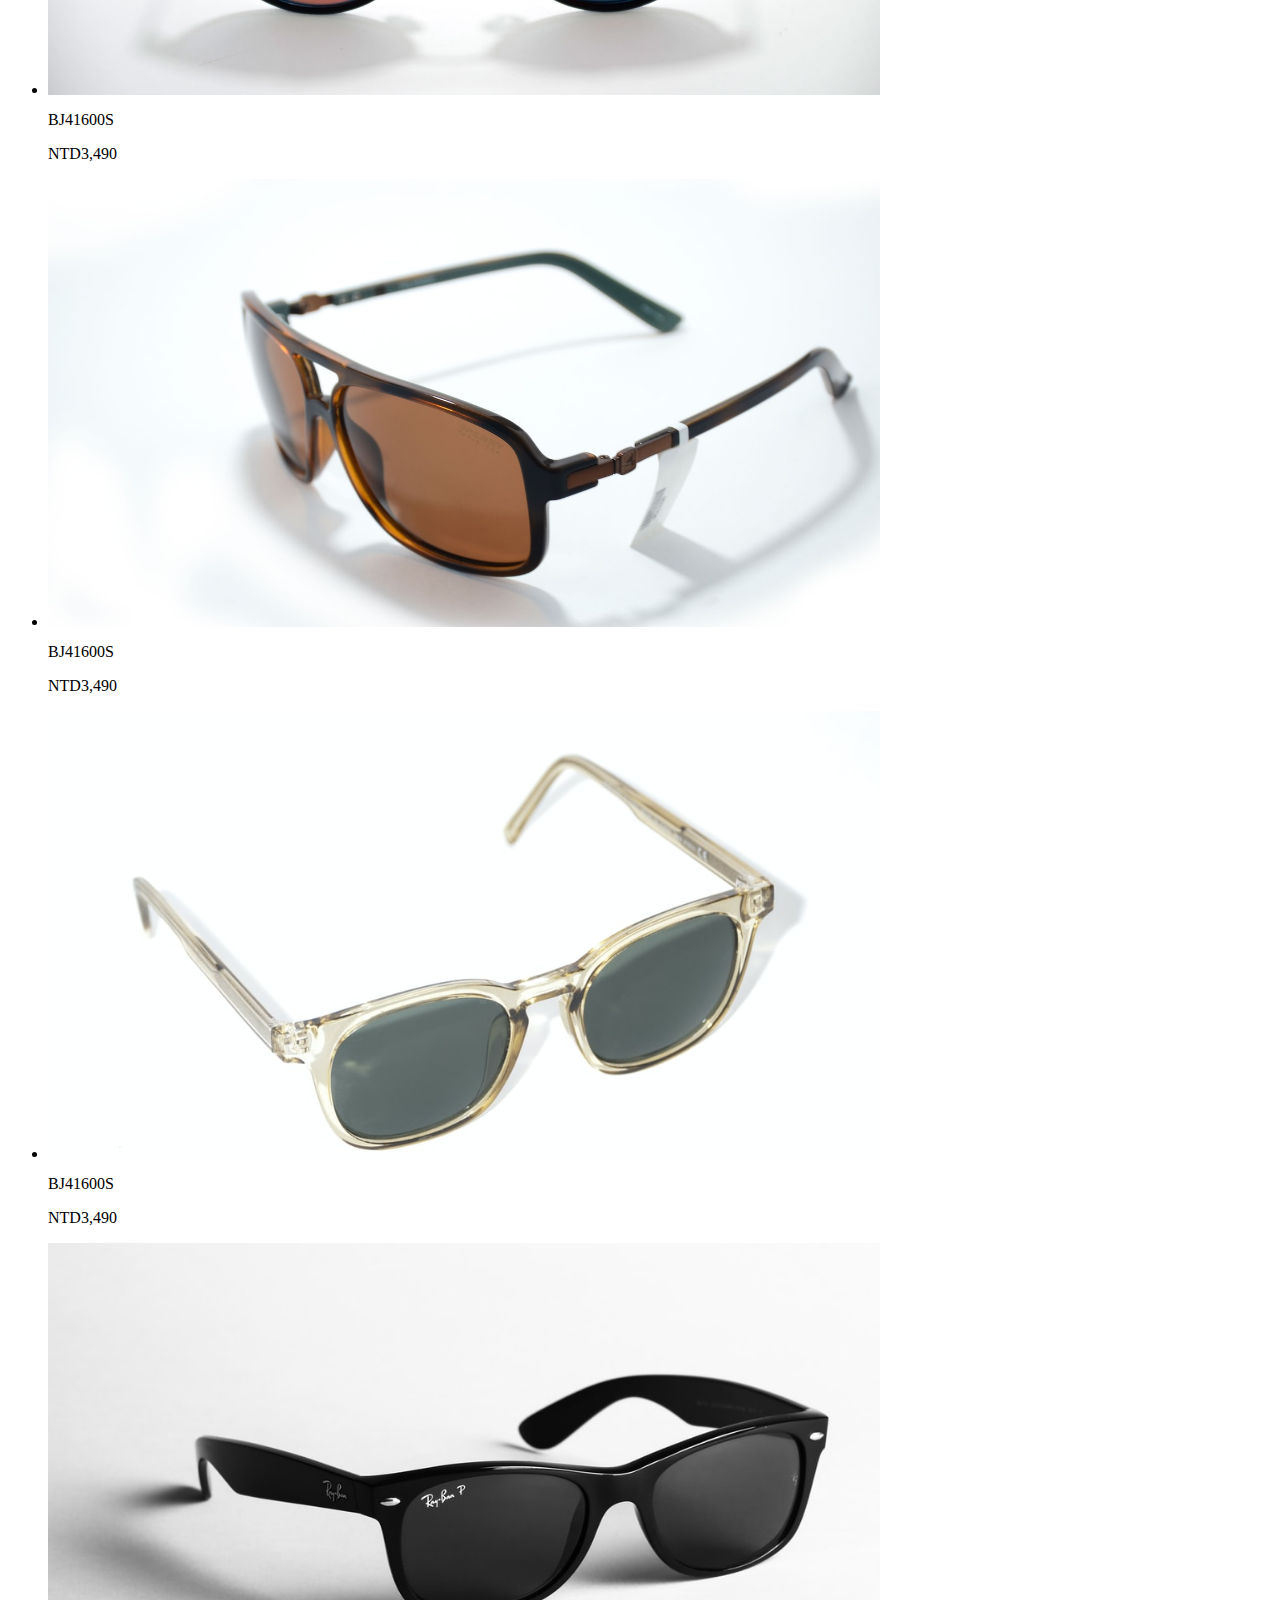
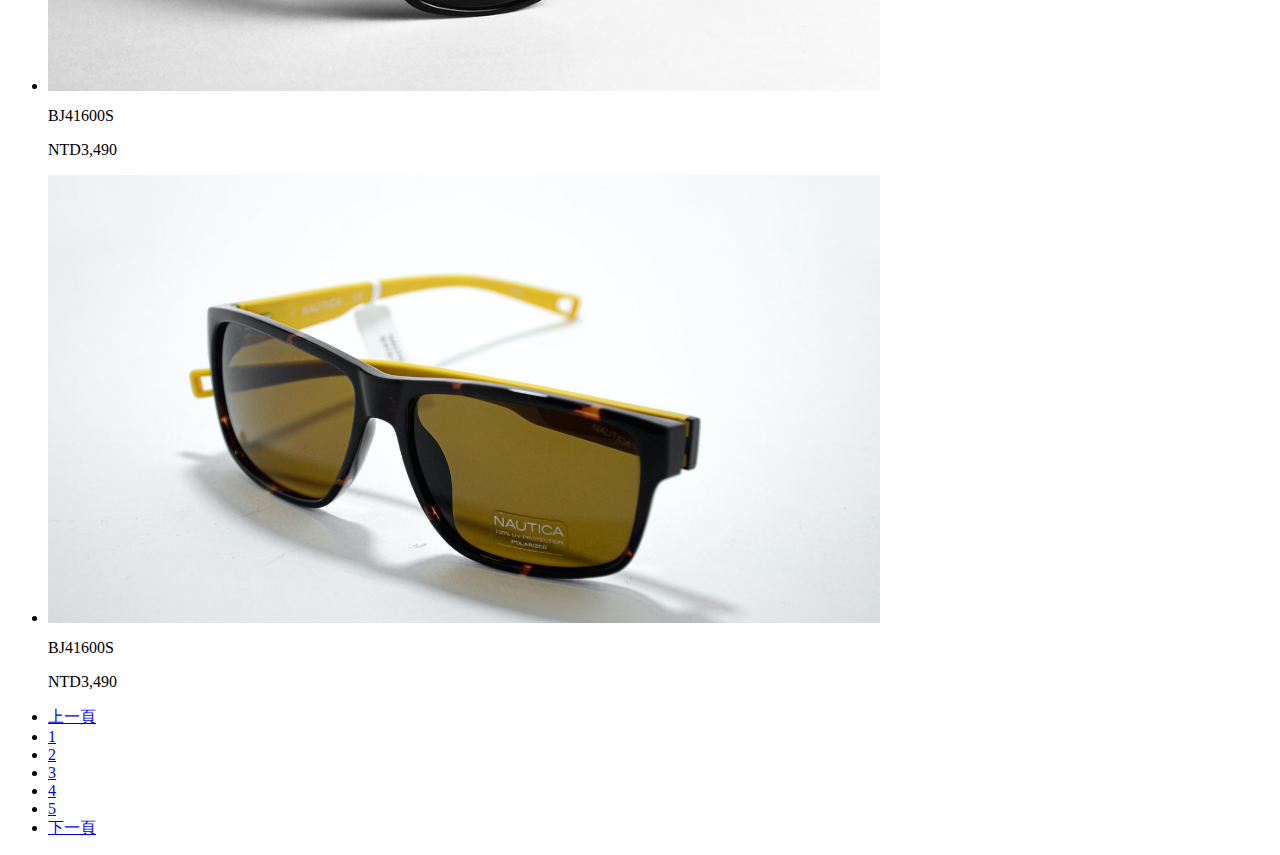
<file: app/page2.html>
---
title: W4
layout: ./app/layout2.ejs
engine: ejs
current: page2
---

<header>
<nav>
  <ul>
    <li><a href="#OPTICAL">OPTICAL</a></li>
    <li><a href="#SUNGLASSES">SUNGLASSES</a></li>
    <li><a href="#FUNCTIONAL">FUNCTIONAL</a></li>
  </ul>
</nav>
<div class="p2_banner">
  <img src="./assets/images/product-header-1.png" alt="product-header-1.png">
  <img src="./assets/images/product-header-2.png" alt="product-header-2.png">
</div>
</header>

<body>
  <div class="container">
    <h2>Celluloid Combi <br><span>賽璐珞鈦金屬混合鏡框</span></h2>
    <ul>
      <li>
        <a href="#">
          <img src="./assets/images/product-1.png" alt="product-1.png">
        </a>
        <div class="txt">
          <p>BJ41600S</p>
          <p class="price">NTD3,490</p>
        </div>
        <div class="color">
          <div class="deep_brown"></div>
          <div class="light_brown"></div>
        </div>
    </li>
      <li>
        <a href="#">
          <img src="./assets/images/product-2.png" alt="product-2.png">
        </a>
        <div class="txt">
          <p>BJ41600S</p>
          <p class="price">NTD3,490</p>
        </div>
        <div class="color">
          <div class="deep_brown"></div>
          <div class="light_brown"></div>
        </div>
    </li>
      <li>
        <a href="#">
          <img src="./assets/images/product-3.png" alt="product-3.png">
        </a>
        <div class="txt">
          <p>BJ41600S</p>
          <p class="price">NTD3,490</p>
        </div>
        <div class="color">
          <div class="deep_brown"></div>
          <div class="light_brown"></div>
        </div>
    </li>
      <li>
        <a href="#">
          <img src="./assets/images/product-4.png" alt="product-4.png">
        </a>
        <div class="txt">
          <p>BJ41600S</p>
          <p class="price">NTD3,490</p>
        </div>
        <div class="color">
          <div class="deep_brown"></div>
          <div class="light_brown"></div>
        </div>
    </li>
      <li>
        <a href="#">
          <img src="./assets/images/product-5.png" alt="product-5.png">
        </a>
        <div class="txt">
          <p>BJ41600S</p>
          <p class="price">NTD3,490</p>
        </div>
        <div class="color">
          <div class="deep_brown"></div>
          <div class="light_brown"></div>
        </div>
    </li>
      <li>
        <a href="#">
          <img src="./assets/images/product-6.png" alt="product-6.png">
        </a>
        <div class="txt">
          <p>BJ41600S</p>
          <p class="price">NTD3,490</p>
        </div>
        <div class="color">
          <div class="deep_brown"></div>
          <div class="light_brown"></div>
        </div>
    </li>
      <li>
        <a href="#">
          <img src="./assets/images/product-7.png" alt="product-7.png">
        </a>
        <div class="txt">
          <p>BJ41600S</p>
          <p class="price">NTD3,490</p>
        </div>
        <div class="color">
          <div class="deep_brown"></div>
          <div class="light_brown"></div>
        </div>
    </li>
      <li>
        <a href="#">
          <img src="./assets/images/product-8.png" alt="product-8.png">
        </a>
        <div class="txt">
          <p>BJ41600S</p>
          <p class="price">NTD3,490</p>
        </div>
        <div class="color">
          <div class="deep_brown"></div>
          <div class="light_brown"></div>
        </div>
    </li>
      <li>
        <a href="#">
          <img src="./assets/images/product-9.png" alt="product-9.png">
        </a>
        <div class="txt">
          <p>BJ41600S</p>
          <p class="price">NTD3,490</p>
        </div>
        <div class="color">
          <div class="deep_brown"></div>
          <div class="light_brown"></div>
        </div>
    </li>
      <li>
        <a href="#">
          <img src="./assets/images/product-10.png" alt="product-10.png
          "></a>
          <div class="txt">
            <p>BJ41600S</p>
            <p class="price">NTD3,490</p>
          </div>
        <div class="color">
          <div class="deep_brown"></div>
          <div class="light_brown"></div>
        </div>
    </li>
      <li>
        <a href="#">
          <img src="./assets/images/product-11.png" alt="product-11.png
          "></a>
          <div class="txt">
            <p>BJ41600S</p>
            <p class="price">NTD3,490</p>
          </div>
        <div class="color">
          <div class="deep_brown"></div>
          <div class="light_brown"></div>
        </div>
    </li>
      <li>
        <a href="#">
          <img src="./assets/images/product-12.png" alt="product-12.png
          "></a>
          <div class="txt">
            <p>BJ41600S</p>
            <p class="price">NTD3,490</p>
          </div>
        <div class="color">
          <div class="deep_brown"></div>
          <div class="light_brown"></div>
        </div>
    </li>
    </ul>
  </div>
  <div class="page">
    <ul>
      <li><a href="#pre" class="pre">上一頁</a></li>
      <li><a href="#1">1</a></li>
      <li><a href="#2">2</a></li>
      <li><a href="#3">3</a></li>
      <li><a href="#4">4</a></li>
      <li><a href="#5">5</a></li>
      <li><a href="#next" class="next">下一頁</a></li>
    </ul>
  </div>
</body>
</file>
<file: assets/style/all.css>
@charset "UTF-8";
/* http://meyerweb.com/eric/tools/css/reset/ 
   v2.0 | 20110126
   License: none (public domain)
*/
html, body, div, span, applet, object, iframe,
h1, h2, h3, h4, h5, h6, p, blockquote, pre,
a, abbr, acronym, address, big, cite, code,
del, dfn, em, img, ins, kbd, q, s, samp,
small, strike, strong, sub, sup, tt, var,
b, u, i, center,
dl, dt, dd, ol, ul, li,
fieldset, form, label, legend,
table, caption, tbody, tfoot, thead, tr, th, td,
article, aside, canvas, details, embed,
figure, figcaption, footer, header, hgroup,
menu, nav, output, ruby, section, summary,
time, mark, audio, video {
  margin: 0;
  padding: 0;
  border: 0;
  font-size: 100%;
  font: inherit;
  vertical-align: baseline; }

/* HTML5 display-role reset for older browsers */
article, aside, details, figcaption, figure,
footer, header, hgroup, menu, nav, section {
  display: block; }

body {
  line-height: 1; }

ol, ul {
  list-style: none; }

blockquote, q {
  quotes: none; }

blockquote:before, blockquote:after,
q:before, q:after {
  content: '';
  content: none; }

table {
  border-collapse: collapse;
  border-spacing: 0; }

img {
  display: block; }

h2 {
  font-size: 48px;
  line-height: 72px;
  font-weight: bold;
  color: #650300; }

h3 {
  font-size: 24px;
  line-height: 36px;
  font-weight: bold;
  color: #650300;
  text-align: center; }

.container {
  margin: 0 auto; }

.container-fluid {
  width: 100%;
  margin: 0 auto; }

.header {
  width: 90%;
  margin: 0 auto;
  background-color: #AA0601;
  padding: 16px 0;
  display: -webkit-box;
  display: -ms-flexbox;
  display: flex;
  -webkit-box-pack: justify;
      -ms-flex-pack: justify;
          justify-content: space-between; }
  .header h2 {
    text-align: right;
    font-size: 64px; }
  .header .article {
    display: -webkit-box;
    display: -ms-flexbox;
    display: flex;
    width: 100%; }
  .header img {
    position: relative;
    display: block;
    width: 80px;
    height: auto;
    margin: 0 50px; }
  .header .text {
    position: absolute;
    text-align: right;
    width: 100%;
    top: 50%;
    right: 15%; }
    .header .text p {
      font-size: 36px;
      line-height: 54px;
      color: #650300; }
    .header .text h2 {
      font-size: 64px;
      line-height: 96px;
      color: #650300; }
    .header .text .btn-buy {
      display: inline-block;
      font-size: 20px;
      line-height: 30px;
      color: #fff;
      padding: 6px 12px;
      background-color: #AA0601; }
  .header ul {
    display: -webkit-box;
    display: -ms-flexbox;
    display: flex;
    -webkit-box-pack: justify;
        -ms-flex-pack: justify;
            justify-content: space-between;
    width: 100%;
    color: #fff;
    font-size: 20px;
    line-height: 30px;
    -webkit-box-align: center;
        -ms-flex-align: center;
            align-items: center; }
    .header ul li {
      width: 100px;
      margin-right: 32px; }
    .header ul a {
      color: #fff;
      text-decoration: none; }
    .header ul a:hover {
      color: white;
      font-weight: 700;
      -webkit-text-decoration: underline #eba87c 5px;
              text-decoration: underline #eba87c 5px; }

.footer {
  width: 90%;
  margin: 0 auto;
  background-color: #AA0601;
  display: -webkit-box;
  display: -ms-flexbox;
  display: flex;
  -webkit-box-orient: vertical;
  -webkit-box-direction: normal;
      -ms-flex-direction: column;
          flex-direction: column; }
  .footer .main {
    width: 70%;
    display: -webkit-box;
    display: -ms-flexbox;
    display: flex;
    -webkit-box-pack: justify;
        -ms-flex-pack: justify;
            justify-content: space-between;
    margin: 48px auto 32px auto;
    padding-bottom: 32px;
    border-bottom: 1px solid #fff; }
  .footer .left {
    display: -webkit-box;
    display: -ms-flexbox;
    display: flex;
    -webkit-box-orient: vertical;
    -webkit-box-direction: normal;
        -ms-flex-direction: column;
            flex-direction: column; }
    .footer .left a {
      text-decoration: none;
      font-size: 36px;
      line-height: 54px;
      color: #fff;
      -webkit-transition: all 0.5s;
      -o-transition: all 0.5s;
      transition: all 0.5s; }
    .footer .left a:hover {
      -webkit-text-decoration: underline 2px;
              text-decoration: underline 2px;
      color: #c3c3c3; }
    .footer .left ul {
      display: -webkit-box;
      display: -ms-flexbox;
      display: flex;
      margin-bottom: 35px;
      -ms-flex-pack: distribute;
          justify-content: space-around;
      width: 100%; }
      .footer .left ul li {
        color: #fff;
        width: 80px;
        -webkit-transition: all 0.5s;
        -o-transition: all 0.5s;
        transition: all 0.5s; }
      .footer .left ul a {
        font-size: 16px;
        line-height: 24px; }
      .footer .left ul a:hover {
        font-weight: 900; }
  .footer .right ul {
    display: -webkit-box;
    display: -ms-flexbox;
    display: flex; }
  .footer .right li {
    margin: 0 16px; }
    @media (max-width: 768px) {
      .footer .right li {
        margin: 0 5px; } }
  .footer .right img {
    display: block;
    width: 48px;
    height: 48px; }
    @media (max-width: 768px) {
      .footer .right img {
        width: 40px;
        height: 40px; } }
  .footer .bottom {
    width: 70%;
    margin: 32px auto;
    display: -webkit-box;
    display: -ms-flexbox;
    display: flex;
    -webkit-box-pack: justify;
        -ms-flex-pack: justify;
            justify-content: space-between; }
    .footer .bottom section {
      display: -webkit-box;
      display: -ms-flexbox;
      display: flex;
      -webkit-box-pack: justify;
          -ms-flex-pack: justify;
              justify-content: space-between;
      width: 25%; }
    .footer .bottom p {
      color: #fff;
      font-size: 16px;
      line-height: 24px; }

/*header*/
header img {
  width: 90%;
  margin: 0 auto;
  height: 100vh; }

/*advantage*/
.advantage {
  display: -webkit-box;
  display: -ms-flexbox;
  display: flex;
  -webkit-box-orient: vertical;
  -webkit-box-direction: normal;
      -ms-flex-direction: column;
          flex-direction: column;
  background-color: #FBF2F2;
  width: 90%;
  padding: 80px 0;
  margin: 0 auto; }
  .advantage h2 {
    text-align: center; }
  .advantage ul {
    display: -webkit-box;
    display: -ms-flexbox;
    display: flex;
    -webkit-box-pack: center;
        -ms-flex-pack: center;
            justify-content: center; }
    @media (max-width: 768px) {
      .advantage ul {
        -ms-flex-wrap: wrap;
            flex-wrap: wrap; } }
  .advantage li {
    width: 306px;
    margin: 24px 12px 0 12px; }
    .advantage li img {
      width: 84px;
      height: 84px;
      margin: 32px  auto 24px auto; }
    .advantage li p {
      font-size: 16px;
      line-height: 24px;
      margin-top: 8px; }

/*經典系列*/
.classical {
  width: 90%;
  margin: 0 auto;
  padding: 80px 0;
  text-align: center; }
  .classical ul {
    display: -webkit-box;
    display: -ms-flexbox;
    display: flex;
    -webkit-box-pack: center;
        -ms-flex-pack: center;
            justify-content: center; }
    @media (max-width: 768px) {
      .classical ul {
        -ms-flex-wrap: wrap;
            flex-wrap: wrap; } }
  .classical li {
    margin: 48px 12px 8px 12px; }
    .classical li img {
      width: 416px;
      height: 416px; }
    .classical li h2 {
      color: #aa0601;
      font-style: italic; }

/*co-branding*/
.co-branding {
  background-image: url("../../assets/images/home-section5-4.png");
  background-size: cover;
  background-repeat: no-repeat;
  background-position: 0 -1200;
  width: 90%;
  margin: 0 auto;
  padding: 80px 0; }
  .co-branding h2 {
    color: #fff;
    text-align: center; }
  .co-branding ul {
    display: -webkit-box;
    display: -ms-flexbox;
    display: flex;
    margin: 48px auto 0 auto;
    -webkit-box-pack: center;
        -ms-flex-pack: center;
            justify-content: center; }
    @media (max-width: 768px) {
      .co-branding ul {
        -ms-flex-wrap: wrap;
            flex-wrap: wrap; } }
  .co-branding li {
    display: inline-block;
    text-align: center; }
    .co-branding li img {
      width: 468px; }
    .co-branding li h2 {
      color: #aa0601;
      font-style: italic;
      background-color: #fff; }

/*recommendation*/
.recommendation {
  width: 90%;
  margin: 0 auto;
  padding: 80px 0; }
  .recommendation h2 {
    text-align: center; }
  .recommendation ul {
    display: -webkit-box;
    display: -ms-flexbox;
    display: flex;
    -webkit-box-pack: center;
        -ms-flex-pack: center;
            justify-content: center; }
    @media (max-width: 768px) {
      .recommendation ul {
        -ms-flex-wrap: wrap;
            flex-wrap: wrap; } }
  .recommendation li {
    margin: 48px 12px 0 12px;
    width: 306px;
    -webkit-box-shadow: 1px 1px 5px #a0a0a0;
            box-shadow: 1px 1px 5px #a0a0a0; }
    .recommendation li img {
      width: 100%; }
    .recommendation li section {
      display: -webkit-box;
      display: -ms-flexbox;
      display: flex;
      -webkit-box-orient: vertical;
      -webkit-box-direction: normal;
          -ms-flex-direction: column;
              flex-direction: column;
      -webkit-box-pack: justify;
          -ms-flex-pack: justify;
              justify-content: space-between;
      height: 173px;
      padding: 16px; }
      .recommendation li section p {
        display: block;
        line-height: 24px; }
      .recommendation li section span {
        margin-top: 8px; }
      .recommendation li section .date {
        display: block;
        font-size: 14px;
        line-height: 21px;
        color: #707070; }

/*聯絡我們*/
.bg-pink {
  background-color: #FBF2F2;
  width: 90%;
  margin: 0 auto; }
  .bg-pink form {
    width: 90%;
    margin: 0 auto;
    padding: 80px 0;
    width: 640px; }
    .bg-pink form h2 {
      text-align: center; }
    .bg-pink form p {
      width: 100%;
      font-size: 20px;
      line-height: 30px;
      margin: 8px 0; }
      @media (max-width: 768px) {
        .bg-pink form p {
          width: 80%; } }
    .bg-pink form .text {
      margin: 48px 0 16px 0; }
    .bg-pink form input {
      width: 100%;
      height: 36px;
      font-size: 20px;
      line-height: 30px; }
    .bg-pink form textarea {
      width: 100%;
      height: 135px;
      font-size: 20px;
      line-height: 30px;
      margin-bottom: 16px; }
    .bg-pink form .agree {
      display: -webkit-box;
      display: -ms-flexbox;
      display: flex;
      font-size: 16px;
      line-height: 24px;
      -webkit-box-align: center;
          -ms-flex-align: center;
              align-items: center; }
      @media (max-width: 768px) {
        .bg-pink form .agree {
          -webkit-box-align: start;
              -ms-flex-align: start;
                  align-items: start; } }
      .bg-pink form .agree input {
        width: 16px;
        height: 16px;
        margin: 0 8px; }
        @media (max-width: 768px) {
          .bg-pink form .agree input {
            -webkit-box-align: start;
                -ms-flex-align: start;
                    align-items: start; } }
  .bg-pink .btn {
    display: block;
    font-weight: bold;
    font-size: 16px;
    line-height: 1px;
    padding: 20px 0;
    text-align: center;
    width: 200px;
    margin: 0 auto;
    color: #fff;
    background-color: #AA0601; }

/*# sourceMappingURL=all.css.map */
</file>
